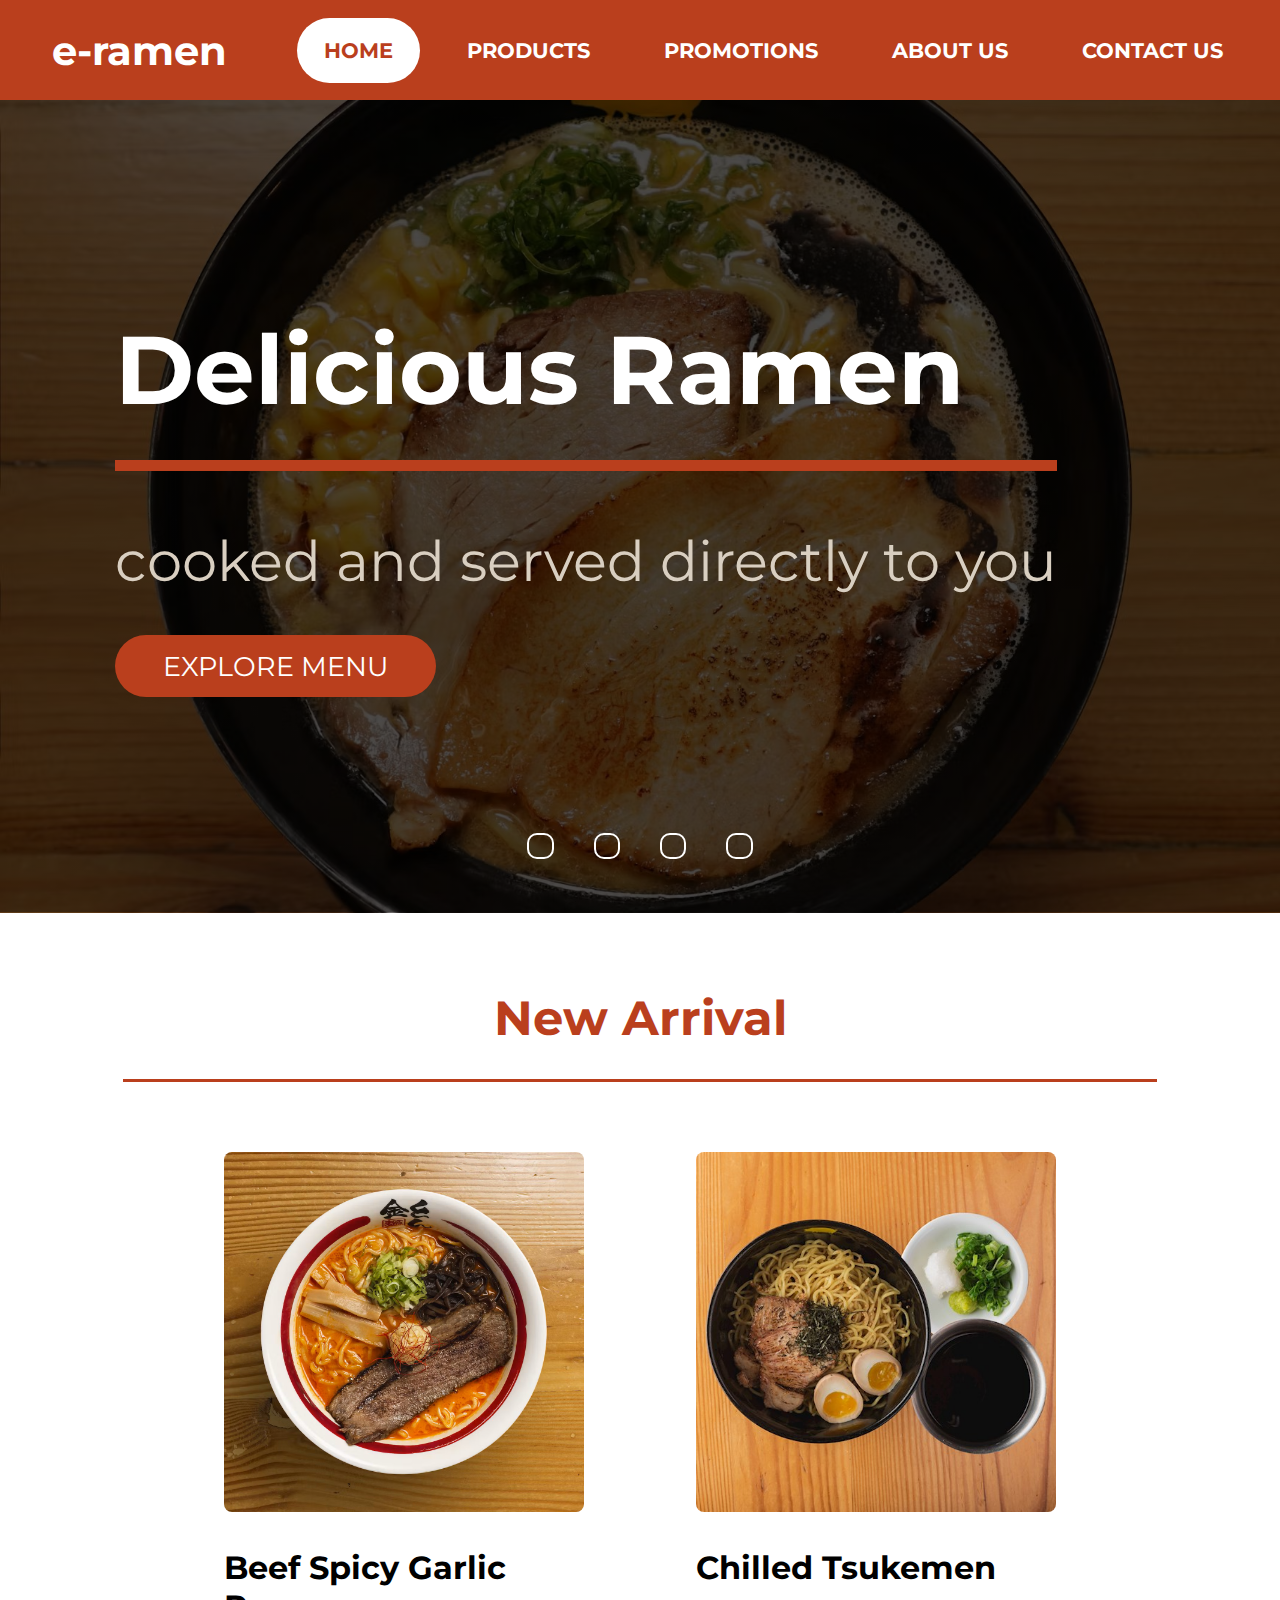
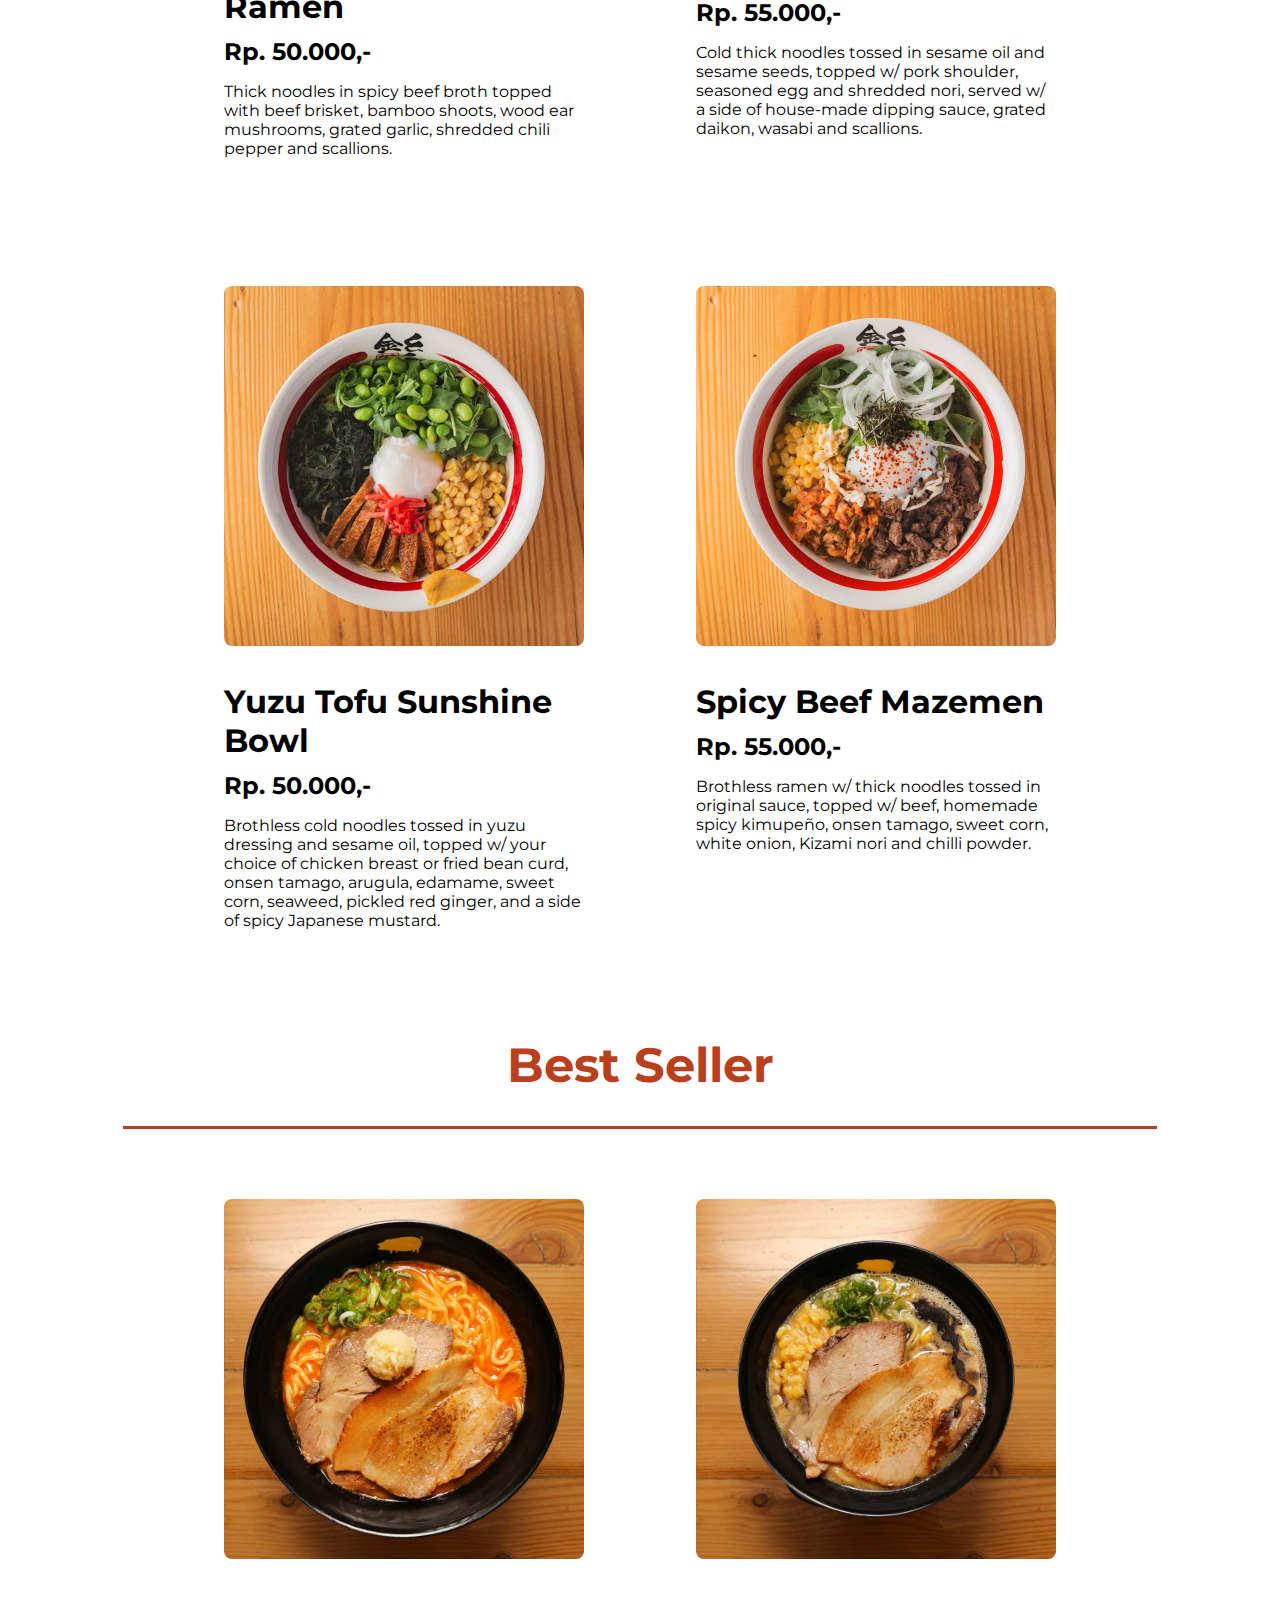
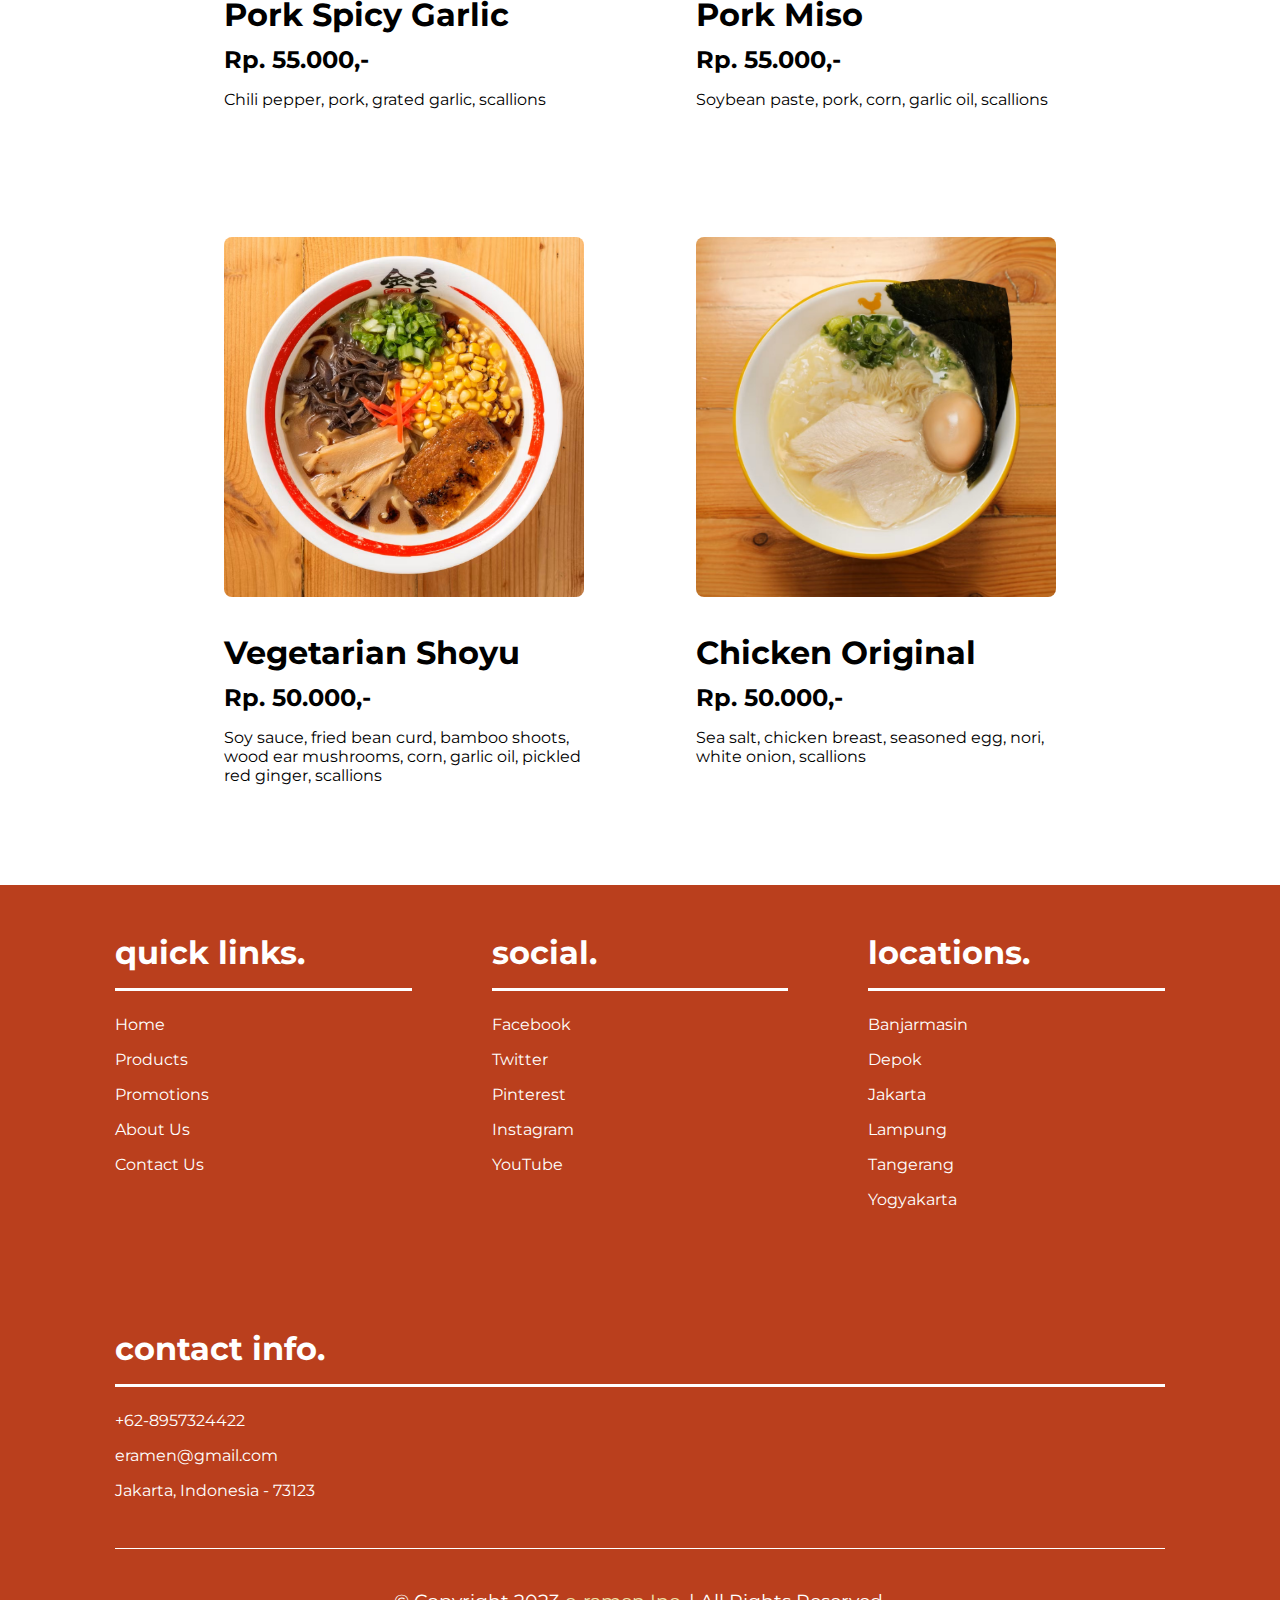
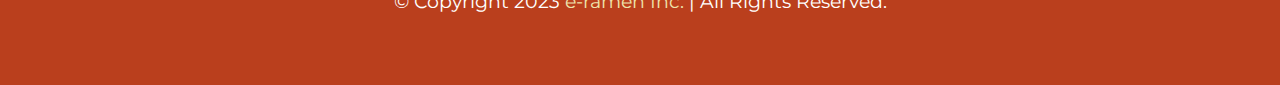
<file: index.html>
<!DOCTYPE html>
<html lang="en">
<head>
    <meta charset="UTF-8">
    <meta http-equiv="X-UA-Compatible" content="IE=edge">
    <meta name="viewport" content="width=device-width, initial-scale=1.0">
    <title>Document</title>
    <link rel="stylesheet" href="index.css">
    <script defer src="index.js"></script>
    <script defer src="navbar.js"></script>
    <link rel="preconnect" href="https://fonts.googleapis.com">
<link rel="preconnect" href="https://fonts.gstatic.com" crossorigin>
<link href="https://fonts.googleapis.com/css2?family=Montserrat&family=Rampart+One&display=swap" rel="stylesheet">
</head>
<body>
    <div class="carousel">
        <div class="gallery">
            <!-- functional buttons -->
            <input type="radio" name="radio-btn" id="radio1">
            <input type="radio" name="radio-btn" id="radio2">
            <input type="radio" name="radio-btn" id="radio3">
            <input type="radio" name="radio-btn" id="radio4">

            <!-- Carousel Content -->
            <div class="slide first">
                <!-- home banner -->
                <section class="banner" id="banner1">
                    <div class="content">
                        <h3>Delicious Ramen</h3>
                        <span>cooked and served directly to you</span> <br>
                        <a href="products.html" class="button">EXPLORE MENU</a>
                    </div>
                </section>
            </div>

            <div class="slide">
                <section class="banner2" id="banner">
                    <div class="content">
                        <h3>Seasonal Menu</h3>
                        <span>chilled tsukemen for the summer</span>
                        <br>
                        <a href="products.html" class="button">SEE MORE</a>
                    </div>
                </section>
            </div>
            
            <div class="slide">
                <section class="banner3" id="banner">
                    <div class="content">
                        <h3>Limited Discount</h3> 
                        <span>special discount on weekdays with GoPay</span>
                        <br>
                        <a href="promotions.html" class="button">SEE MORE</a>
                    </div>
                </section>
            </div>

            <div class="slide">
                <section class="banner4" id="banner">
                    <div class="content">
                        <h3>Limited Cashback</h3> 
                        <span>cashback up to Rp. 20.000,- with dana</span>
                        <br>
                        <a href="promotions.html" class="button">SEE MORE</a>
                    </div>
                </section>
            </div>
            
            <div class="auto-nav">
                <div class="auto-nav1"></div>
                <div class="auto-nav2"></div>
                <div class="auto-nav3"></div>
                <div class="auto-nav4"></div>
            </div>
        </div>

        <div class="manual-nav">
            <label for="radio1" class="manual-btn"></label>
            <label for="radio2" class="manual-btn"></label>
            <label for="radio3" class="manual-btn"></label>
            <label for="radio4" class="manual-btn"></label>
        </div>
    </div>

<!-- home banner ends -->

<!-- new arrival menu -->
<section class="menu">
    <h1 class="heading">New <span>Arrival</span></h1>
    <div class="container">
         <div class="box">
            <div class="image">
                 <img src="Assets/beef-spicy.jpg">
            </div> 
            <div class="content">
             <h3>Beef Spicy Garlic Ramen</h3>
             <div class="price">Rp. 50.000,-</div>
             <p>Thick noodles in spicy beef broth topped with beef brisket, bamboo shoots, wood ear mushrooms, grated garlic, shredded chili pepper and scallions.</p>
            </div>
         </div>

        <div class="box">
            <div class="image">
                 <img src="Assets/chilled-tsukemen.jpg">
            </div> 
            <div class="content">
             <h3>Chilled Tsukemen</h3>
             <div class="price">Rp. 55.000,-</div>
             <p>Cold thick noodles tossed in sesame oil and sesame seeds, topped w/ pork shoulder, seasoned egg and shredded nori, served w/ a side of house-made dipping sauce, grated daikon, wasabi and scallions.</p>
            </div>
         </div>

         <div class="box">
            <div class="image">
                 <img src="Assets/yuzu-tofu.jpg">
            </div> 
            <div class="content">
             <h3>Yuzu Tofu Sunshine Bowl</h3>
             <div class="price">Rp. 50.000,-</div>
             <p>Brothless cold noodles tossed in yuzu dressing and sesame oil, topped w/ your choice of chicken breast or fried bean curd, onsen tamago, arugula, edamame, sweet corn, seaweed, pickled red ginger, and a side of spicy Japanese mustard.</p>
            </div>
         </div>

         <div class="box">
            <div class="image">
                 <img src="Assets/beef-mazemen.jpg">
            </div> 
            <div class="content">
             <h3>Spicy Beef Mazemen</h3>
             <div class="price">Rp. 55.000,-</div>
             <p>Brothless ramen w/ thick noodles tossed in original sauce, topped w/ beef, homemade spicy kimupeño, onsen tamago, sweet corn, white onion, Kizami nori and chilli powder.</p>
            </div>
         </div>
    </div>
</section>
<!-- new arrival menu ends -->

<!-- home recommended menu -->
<section class="menu">
    <div class="bg"></div>
    <h1 class="heading">Best <span> Seller</span></h1>
    <div class="container">
        <div class="box">
            <div class="image">
                 <img src="Assets/pork-spicy.jpg">
            </div> 
 
            <div class="content">
             <h3>Pork Spicy Garlic</h3>
             <div class="price">Rp. 55.000,-</div>
             <p>Chili pepper, pork, grated garlic, scallions</p>
            </div>
         </div>
        
         <div class="box">
            <div class="image">
                 <img src="Assets/pork-miso.jpg">
            </div> 

            <div class="content">
             <h3>Pork Miso</h3>
             <div class="price">Rp. 55.000,-</div>
             <p>Soybean paste, pork, corn, garlic oil, scallions</p>
            </div>
         </div>

        <div class="box">
            <div class="image">
                 <img src="Assets/veg-shoyu.jpg">
            </div> 

            <div class="content">
             <h3>Vegetarian Shoyu</h3>
             <div class="price">Rp. 50.000,-</div>
             <p>Soy sauce, fried bean curd, bamboo shoots, wood ear mushrooms, corn, garlic oil, pickled red ginger, scallions</p>
            </div>
         </div>

         <div class="box">
            <div class="image">
                 <img src="Assets/chicken-original.jpg">
            </div> 

            <div class="content">
             <h3>Chicken Original</h3>
             <div class="price">Rp. 50.000,-</div>
             <p>Sea salt, chicken breast, seasoned egg, nori, white onion, scallions</p>
            </div>
         </div>
    </div>
</section>
<!-- home recommended menu ends -->

<!-- footer starts -->
<section class="footer">
    <div class="box-container">
        <div class="box">
            <h3>quick links.</h3>
            <a href="index.html">Home</a>
            <a href="products.html">Products</a>
            <a href="promotions.html">Promotions</a>
            <a href="about.html">About Us</a>
            <a href="contact.html">Contact Us</a>
        </div>

        <div class="box">
            <h3>social.</h3>
            <a href="https://www.facebook.com/facebook/">Facebook</a>
            <a href="https://twitter.com/explore">Twitter</a>
            <a href="https://www.pinterest.com/ideas/">Pinterest</a>
            <a href="https://www.instagram.com/">Instagram</a>
            <a href="https://www.youtube.com/">YouTube</a>
        </div>

        <div class="box">
            <h3>locations.</h3>
            <a href="">Banjarmasin</a>
            <a href="">Depok</a>
            <a href="">Jakarta</a>
            <a href="">Lampung</a>
            <a href="">Tangerang</a>
            <a href="">Yogyakarta</a>
        </div>

        <div class="box">
            <h3>contact info.</h3>
            <a href="">+62-8957324422</a>
            <a href="">eramen@gmail.com</a>
            <a href="">Jakarta, Indonesia - 73123</a>
        </div>
    </div>

    <div class="copyright">&copy; Copyright 2023 <span>e-ramen Inc.</span> | All Rights Reserved.</div>
</section>
<!-- footer ends -->

<!-- navbar starts -->
<header>
    <div class="logo">e-ramen</div>
    <div class="ham-menu">
        <div class="line"></div>
        <div class="line"></div>
        <div class="line"></div>
    </div>

    <nav class="navbar">
        <ul>
            <li><a class="active" href="index.html">HOME</a></li>
            <li><a href="products.html">PRODUCTS</a></li>
            <li><a href="promotions.html">PROMOTIONS</a></li>
            <li><a href="about.html">ABOUT US</a></li>
            <li><a href="contact.html">CONTACT US</a></li>
        </ul>
    </nav>
</header>   
<!-- navbar ends -->
</body>
</html>
</file>
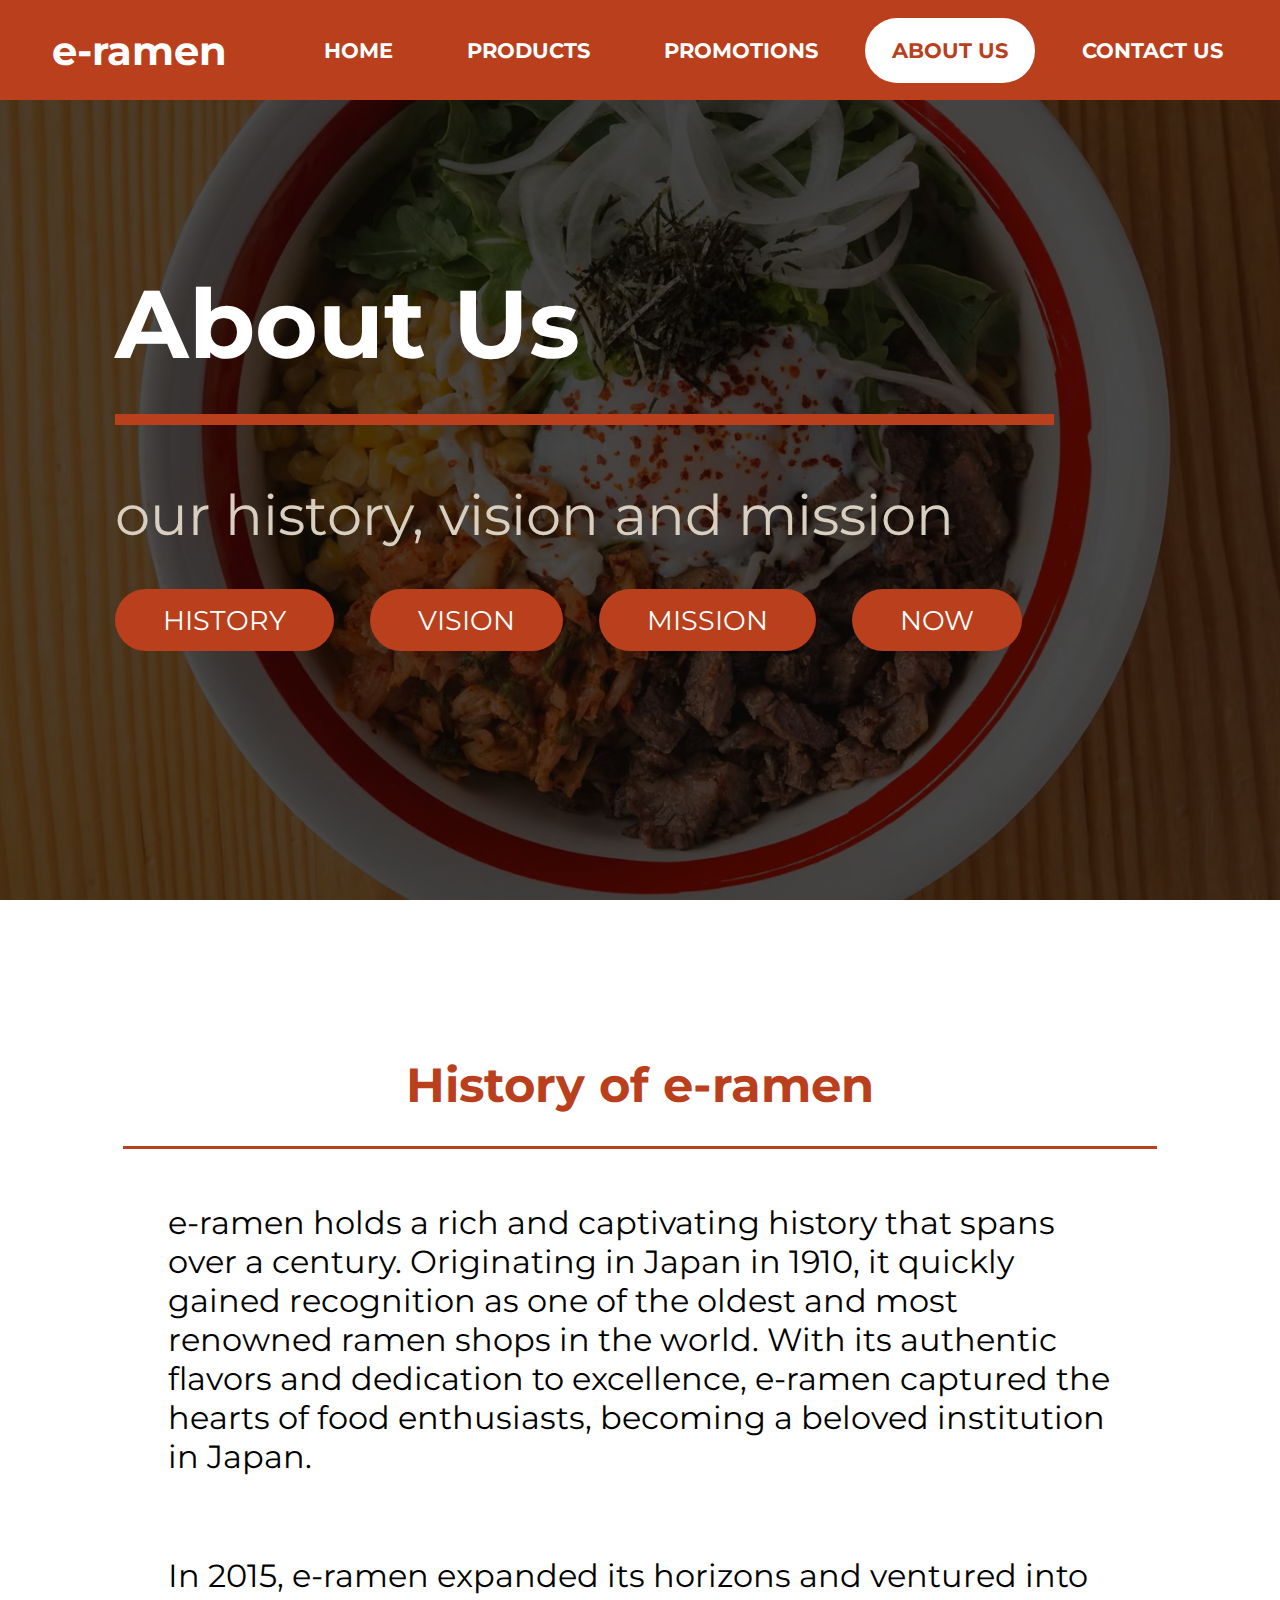
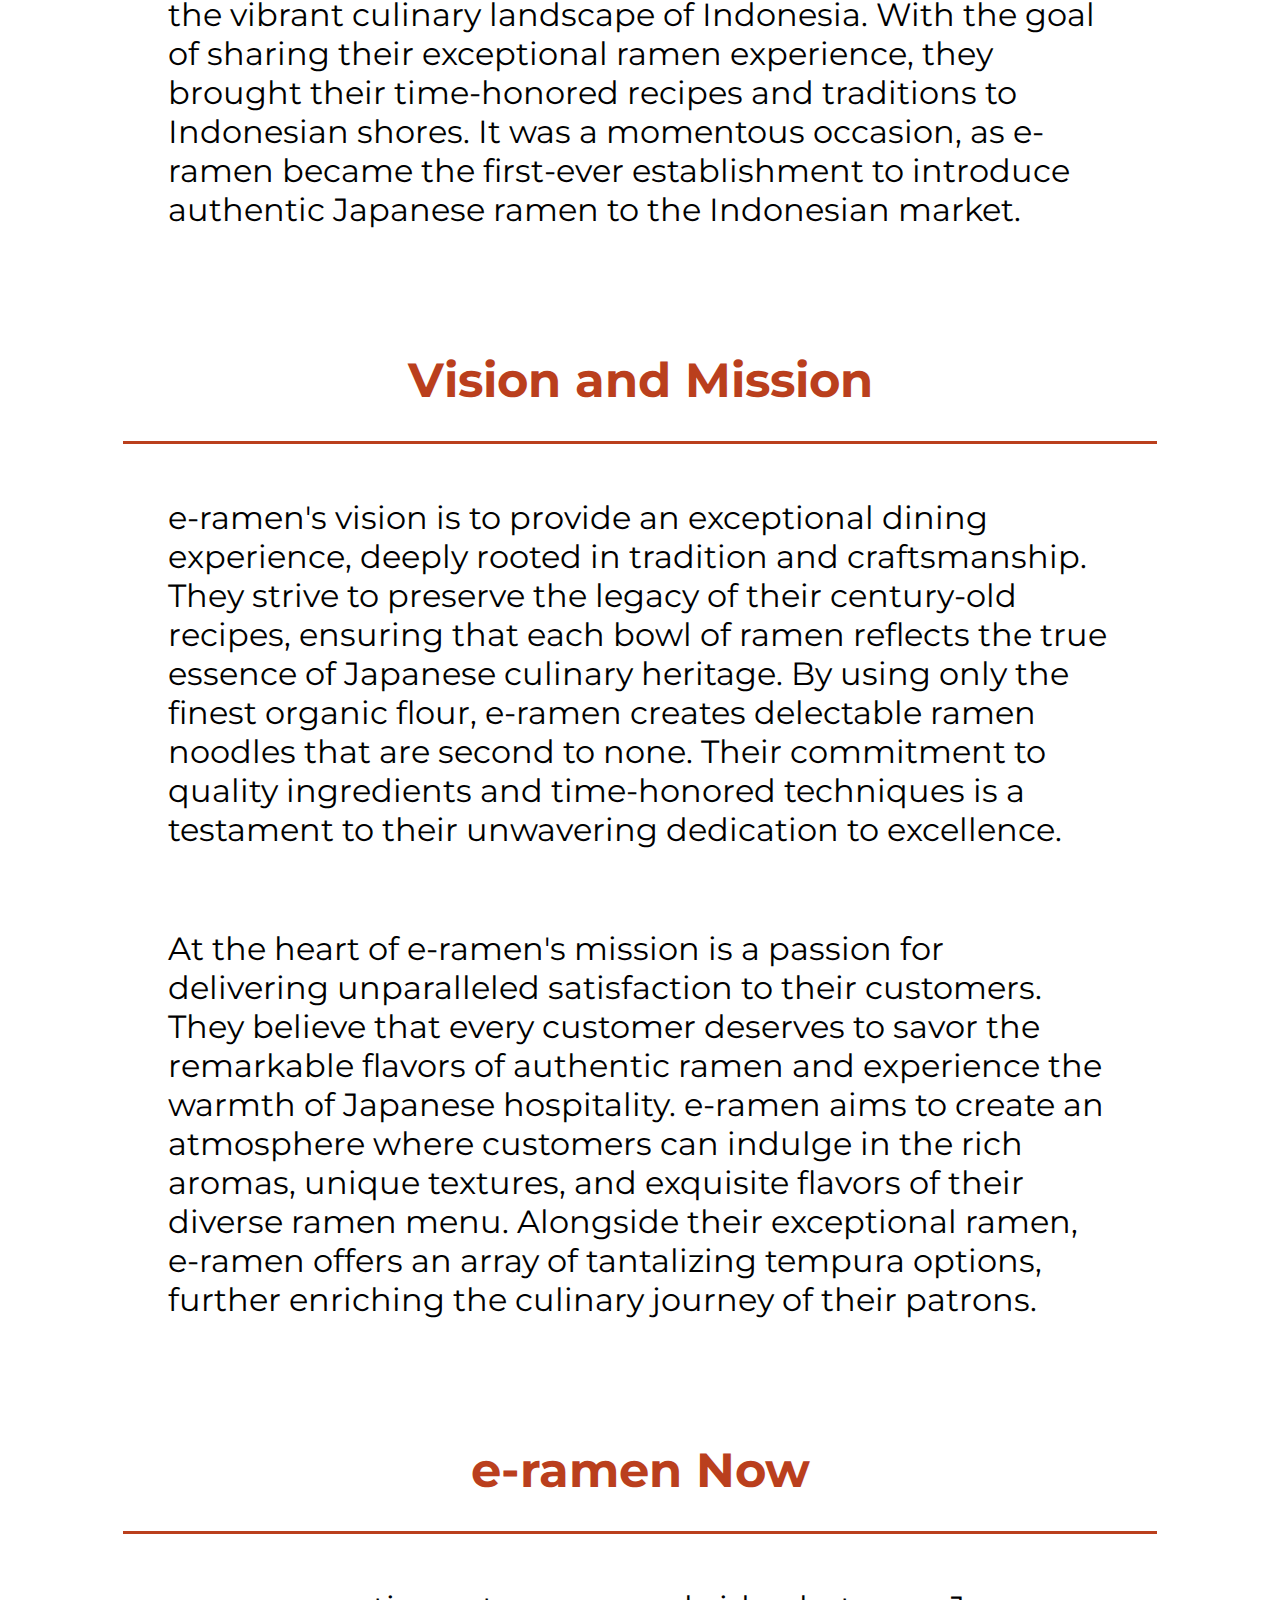
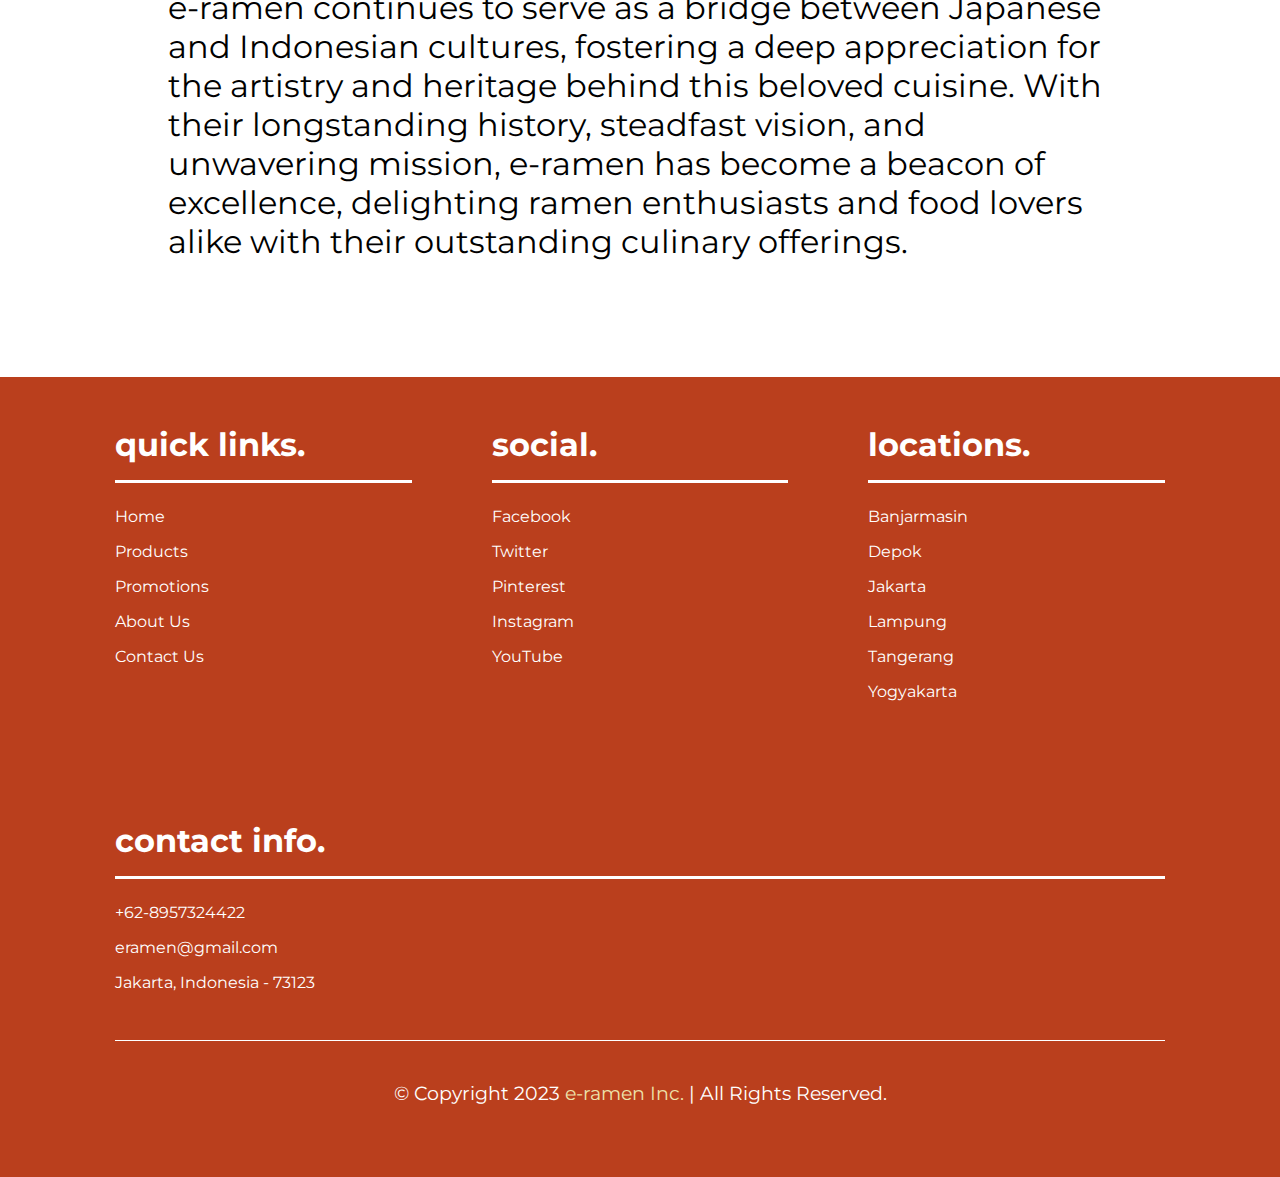
<file: about.html>
<!DOCTYPE html>
<html lang="en">
<head>
    <meta charset="UTF-8">
    <meta http-equiv="X-UA-Compatible" content="IE=edge">
    <meta name="viewport" content="width=device-width, initial-scale=1.0">
    <title>Document</title>
    <link rel="stylesheet" href="about.css">
    <script defer src="index.js"></script>
    <script defer src="navbar.js"></script>
    <link rel="preconnect" href="https://fonts.googleapis.com">
<link rel="preconnect" href="https://fonts.gstatic.com" crossorigin>
<link href="https://fonts.googleapis.com/css2?family=Montserrat&family=Rampart+One&display=swap" rel="stylesheet">
</head>
<body>
<!-- home banner -->
<section class="banner" id="banner">
    <div class="content">
        <h3>About Us</h3>
        <span>our history, vision and mission</span>

        <br>

        <a class="button" href="#history">HISTORY</a>
        <a class="button" href="#vision">VISION</a>
        <a class="button" href="#vision">MISSION</a>
        <a class="button" href="#now">NOW</a>
    </div>
</section>
<!-- home banner ends -->

<!-- gopay promo -->
<section class="menu" id="history">
    <h1 class="heading">History <span>of e-ramen</span></h1>
    <div class="container">
        <p>e-ramen holds a rich and captivating history that spans over a century. Originating in Japan in 1910, it quickly gained recognition as one of the oldest and most renowned ramen shops in the world. With its authentic flavors and dedication to excellence, e-ramen captured the hearts of food enthusiasts, becoming a beloved institution in Japan.</p>
        <p>In 2015, e-ramen expanded its horizons and ventured into the vibrant culinary landscape of Indonesia. With the goal of sharing their exceptional ramen experience, they brought their time-honored recipes and traditions to Indonesian shores. It was a momentous occasion, as e-ramen became the first-ever establishment to introduce authentic Japanese ramen to the Indonesian market.</p>
    </div>
</section>
<!-- new arrival menu ends -->


<section class="menu" id="vision">
    <h1 class="heading">Vision and <span>Mission</span></h1>
    <div class="container">
        <p>e-ramen's vision is to provide an exceptional dining experience, deeply rooted in tradition and craftsmanship. They strive to preserve the legacy of their century-old recipes, ensuring that each bowl of ramen reflects the true essence of Japanese culinary heritage. By using only the finest organic flour, e-ramen creates delectable ramen noodles that are second to none. Their commitment to quality ingredients and time-honored techniques is a testament to their unwavering dedication to excellence.</p>
        <p>At the heart of e-ramen's mission is a passion for delivering unparalleled satisfaction to their customers. They believe that every customer deserves to savor the remarkable flavors of authentic ramen and experience the warmth of Japanese hospitality. e-ramen aims to create an atmosphere where customers can indulge in the rich aromas, unique textures, and exquisite flavors of their diverse ramen menu. Alongside their exceptional ramen, e-ramen offers an array of tantalizing tempura options, further enriching the culinary journey of their patrons.</p>
    </div>
</section>

<section class="menu" id="now">
    <h1 class="heading">e-ramen Now</h1>
    <div class="container">
        <p>e-ramen continues to serve as a bridge between Japanese and Indonesian cultures, fostering a deep appreciation for the artistry and heritage behind this beloved cuisine. With their longstanding history, steadfast vision, and unwavering mission, e-ramen has become a beacon of excellence, delighting ramen enthusiasts and food lovers alike with their outstanding culinary offerings.</p>
    </div>
</section>

<!-- footer starts -->
<section class="footer">
    <div class="box-container">
        <div class="box">
            <h3>quick links.</h3>
            <a href="index.html">Home</a>
            <a href="products.html">Products</a>
            <a href="promotions.html">Promotions</a>
            <a href="about.html">About Us</a>
            <a href="contact.html">Contact Us</a>
        </div>

        <div class="box">
            <h3>social.</h3>
            <a href="https://www.facebook.com/facebook/">Facebook</a>
            <a href="https://twitter.com/explore">Twitter</a>
            <a href="https://www.pinterest.com/ideas/">Pinterest</a>
            <a href="https://www.instagram.com/">Instagram</a>
            <a href="https://www.youtube.com/">YouTube</a>
        </div>

        <div class="box">
            <h3>locations.</h3>
            <a href="">Banjarmasin</a>
            <a href="">Depok</a>
            <a href="">Jakarta</a>
            <a href="">Lampung</a>
            <a href="">Tangerang</a>
            <a href="">Yogyakarta</a>
        </div>

        <div class="box">
            <h3>contact info.</h3>
            <a href="">+62-8957324422</a>
            <a href="">eramen@gmail.com</a>
            <a href="">Jakarta, Indonesia - 73123</a>
        </div>
    </div>

    <div class="copyright">&copy; Copyright 2023 <span>e-ramen Inc.</span> | All Rights Reserved.</div>
</section>
<!-- footer ends -->

<!-- navbar starts -->
<header>
    <div class="logo">e-ramen</div>
    <div class="ham-menu">
        <div class="line"></div>
        <div class="line"></div>
        <div class="line"></div>
    </div>

    <nav class="navbar">
        <ul>
            <li><a href="index.html">HOME</a></li>
            <li><a href="products.html">PRODUCTS</a></li>
            <li><a href="promotions.html">PROMOTIONS</a></li>
            <li><a class="active" href="about.html">ABOUT US</a></li>
            <li><a href="contact.html">CONTACT US</a></li>
        </ul>
    </nav>
</header>   
<!-- navbar ends -->
</body>
</html>
</file>
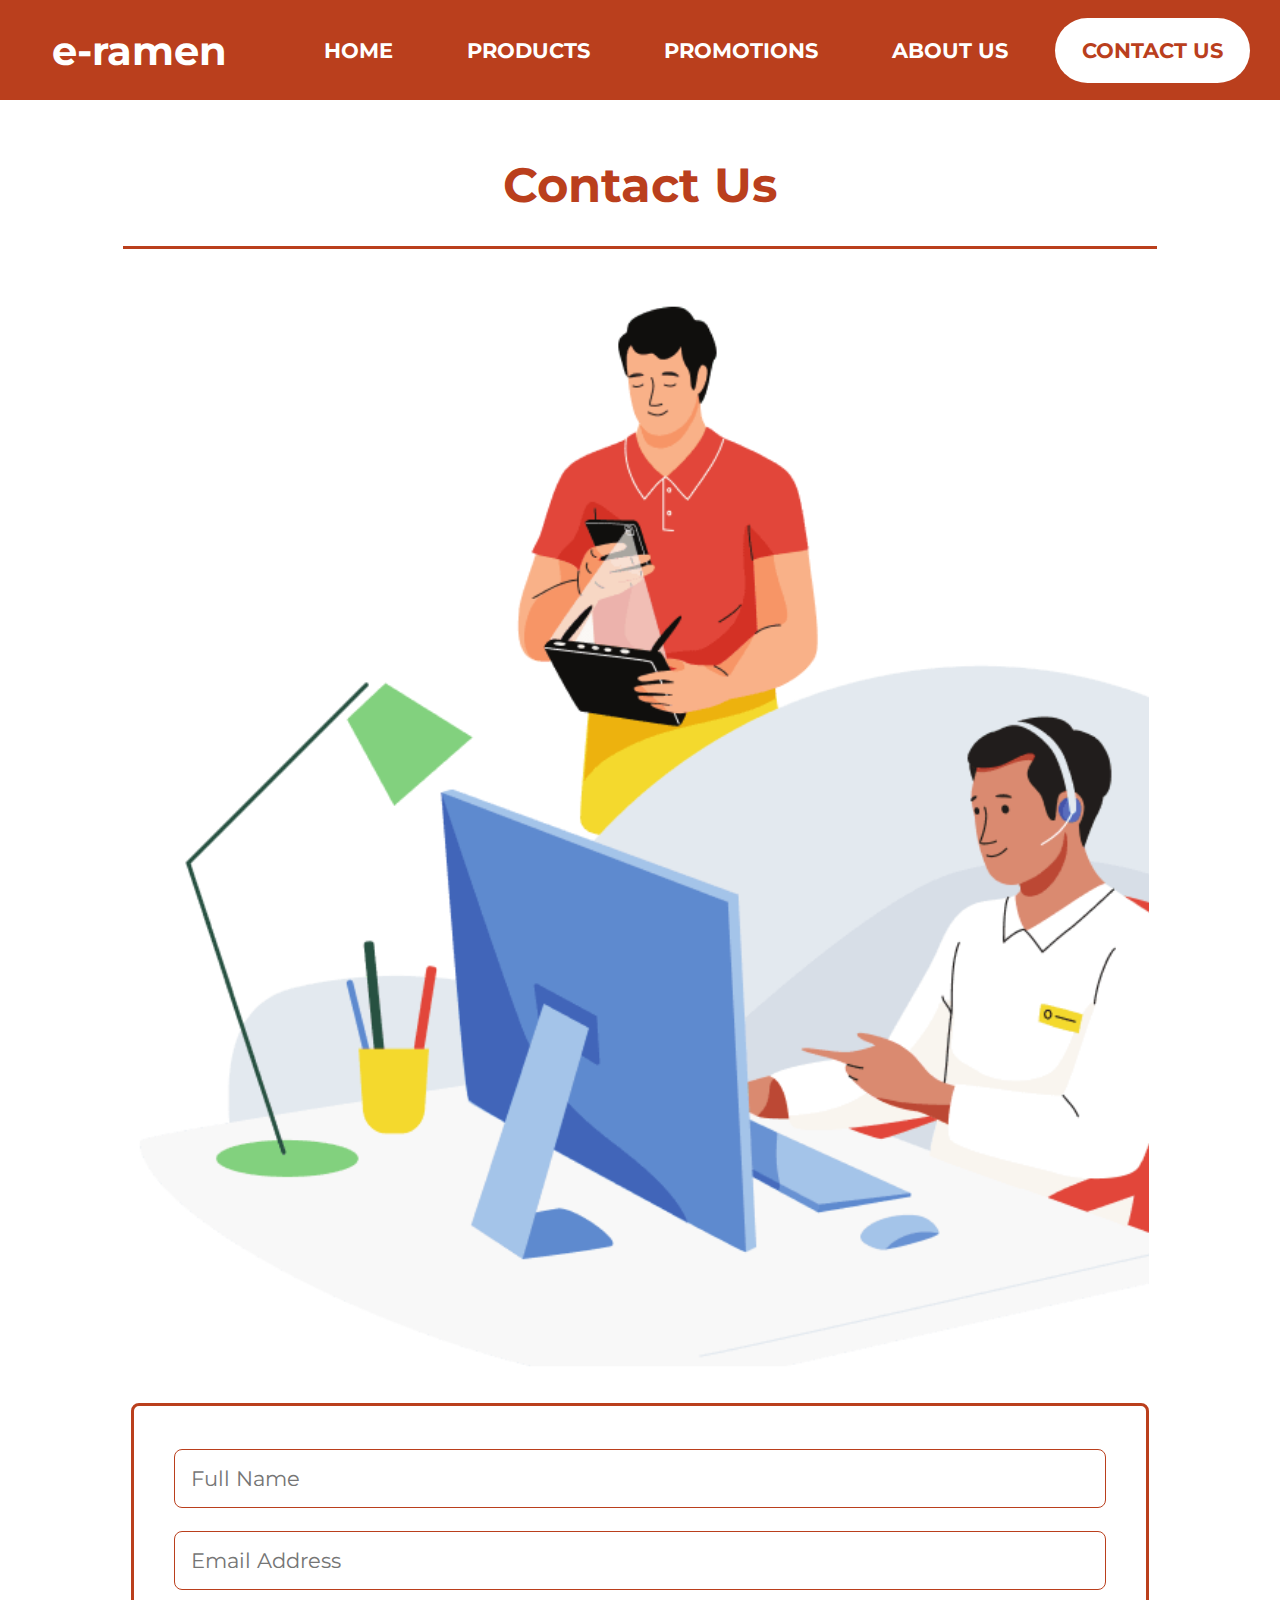
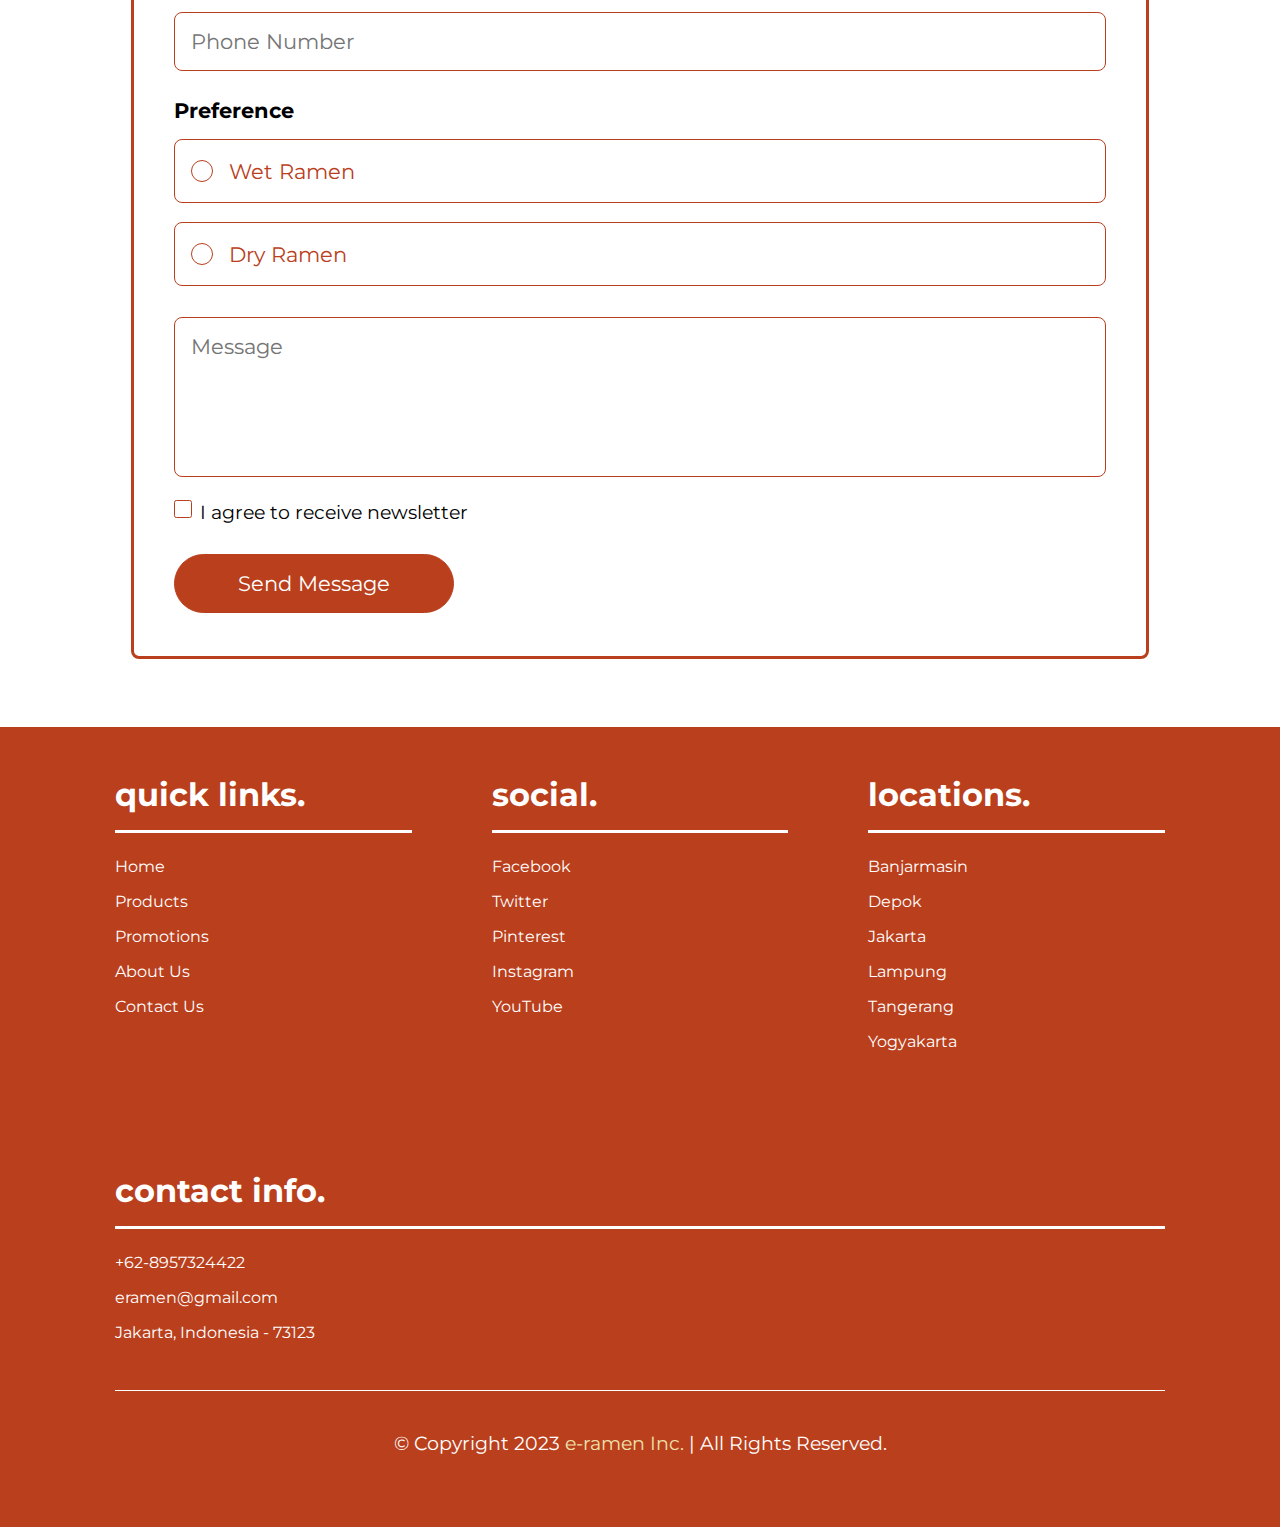
<file: contact.html>
<!DOCTYPE html>
<html lang="en">
<head>
    <meta charset="UTF-8">
    <meta http-equiv="X-UA-Compatible" content="IE=edge">
    <meta name="viewport" content="width=device-width, initial-scale=1.0">
    <title>Document</title>
    <link rel="stylesheet" href="contact.css">
    <script defer src="contact.js"></script>
    <script defer src="navbar.js"></script>
    <link rel="preconnect" href="https://fonts.googleapis.com">
<link rel="preconnect" href="https://fonts.gstatic.com" crossorigin>
<link href="https://fonts.googleapis.com/css2?family=Montserrat&family=Rampart+One&display=swap" rel="stylesheet">
</head>
<body>
<!-- contact us page -->
<section class="contact" id="contact">
    <h1 class="heading">Contact Us</h1>

    <div class="row">
        <form action="" method="post" id="form" class="form">
            <!-- <h3>Please fill the following</h3> -->
            <input type="text" id="fullname" class="box" placeholder="Full Name">

            <br>
  
            <input type="text" placeholder="Email Address" id="email" class="box">
    
            <br>
    
            <input type="number" placeholder="Phone Number" id="phonenum" class="box">
    
            <br>
            
            <h3>Preference</h3>
            <div class="preference">
                <input type="radio" name="preference" id="wet" class="rd-btn">
                <label for="wet">Wet Ramen</label>

                <br>

                <input type="radio" name="preference" id="dry" class="rd-btn">
                <label for="dry">Dry Ramen</label>
            </div>

            <br>
            
            <textarea placeholder="Message" id="message" class="box" cols="30" rows="10"></textarea>
            
            <br>

            <div class="checkbox">
                <input type="checkbox" name="agreement" class="checkbox" id="agreement">
                <label for="checkbox">I agree to receive newsletter</label>
            </div>
            
            <br>
    
            <button type="button" onclick="checkInputs()" class="submitbtn">Send Message</button>
        </form>

        <div class="image">
            <img src="Assets/contact-us2.png" alt="">
        </div>
    </div>
</section>

<!-- footer starts -->
<section class="footer">
    <div class="box-container">
        <div class="box">
            <h3>quick links.</h3>
            <a href="index.html">Home</a>
            <a href="products.html">Products</a>
            <a href="promotions.html">Promotions</a>
            <a href="about.html">About Us</a>
            <a href="contact.html">Contact Us</a>
        </div>

        <div class="box">
            <h3>social.</h3>
            <a href="https://www.facebook.com/facebook/">Facebook</a>
            <a href="https://twitter.com/explore">Twitter</a>
            <a href="https://www.pinterest.com/ideas/">Pinterest</a>
            <a href="https://www.instagram.com/">Instagram</a>
            <a href="https://www.youtube.com/">YouTube</a>
        </div>

        <div class="box">
            <h3>locations.</h3>
            <a href="">Banjarmasin</a>
            <a href="">Depok</a>
            <a href="">Jakarta</a>
            <a href="">Lampung</a>
            <a href="">Tangerang</a>
            <a href="">Yogyakarta</a>
        </div>

        <div class="box">
            <h3>contact info.</h3>
            <a href="">+62-8957324422</a>
            <a href="">eramen@gmail.com</a>
            <a href="">Jakarta, Indonesia - 73123</a>
        </div>
    </div>

    <div class="copyright">&copy; Copyright 2023 <span>e-ramen Inc.</span> | All Rights Reserved.</div>
</section>
<!-- footer ends -->

<!-- navbar starts -->
<header>
    <div class="logo">e-ramen</div>
    <div class="ham-menu">
        <div class="line"></div>
        <div class="line"></div>
        <div class="line"></div>
    </div>

    <nav class="navbar">
        <ul>
            <li><a href="index.html">HOME</a></li>
            <li><a href="products.html">PRODUCTS</a></li>
            <li><a href="promotions.html">PROMOTIONS</a></li>
            <li><a href="about.html">ABOUT US</a></li>
            <li><a class="active" href="contact.html">CONTACT US</a></li>
        </ul>
    </nav>
</header>   
<!-- navbar ends -->
</body>
</html>
</file>
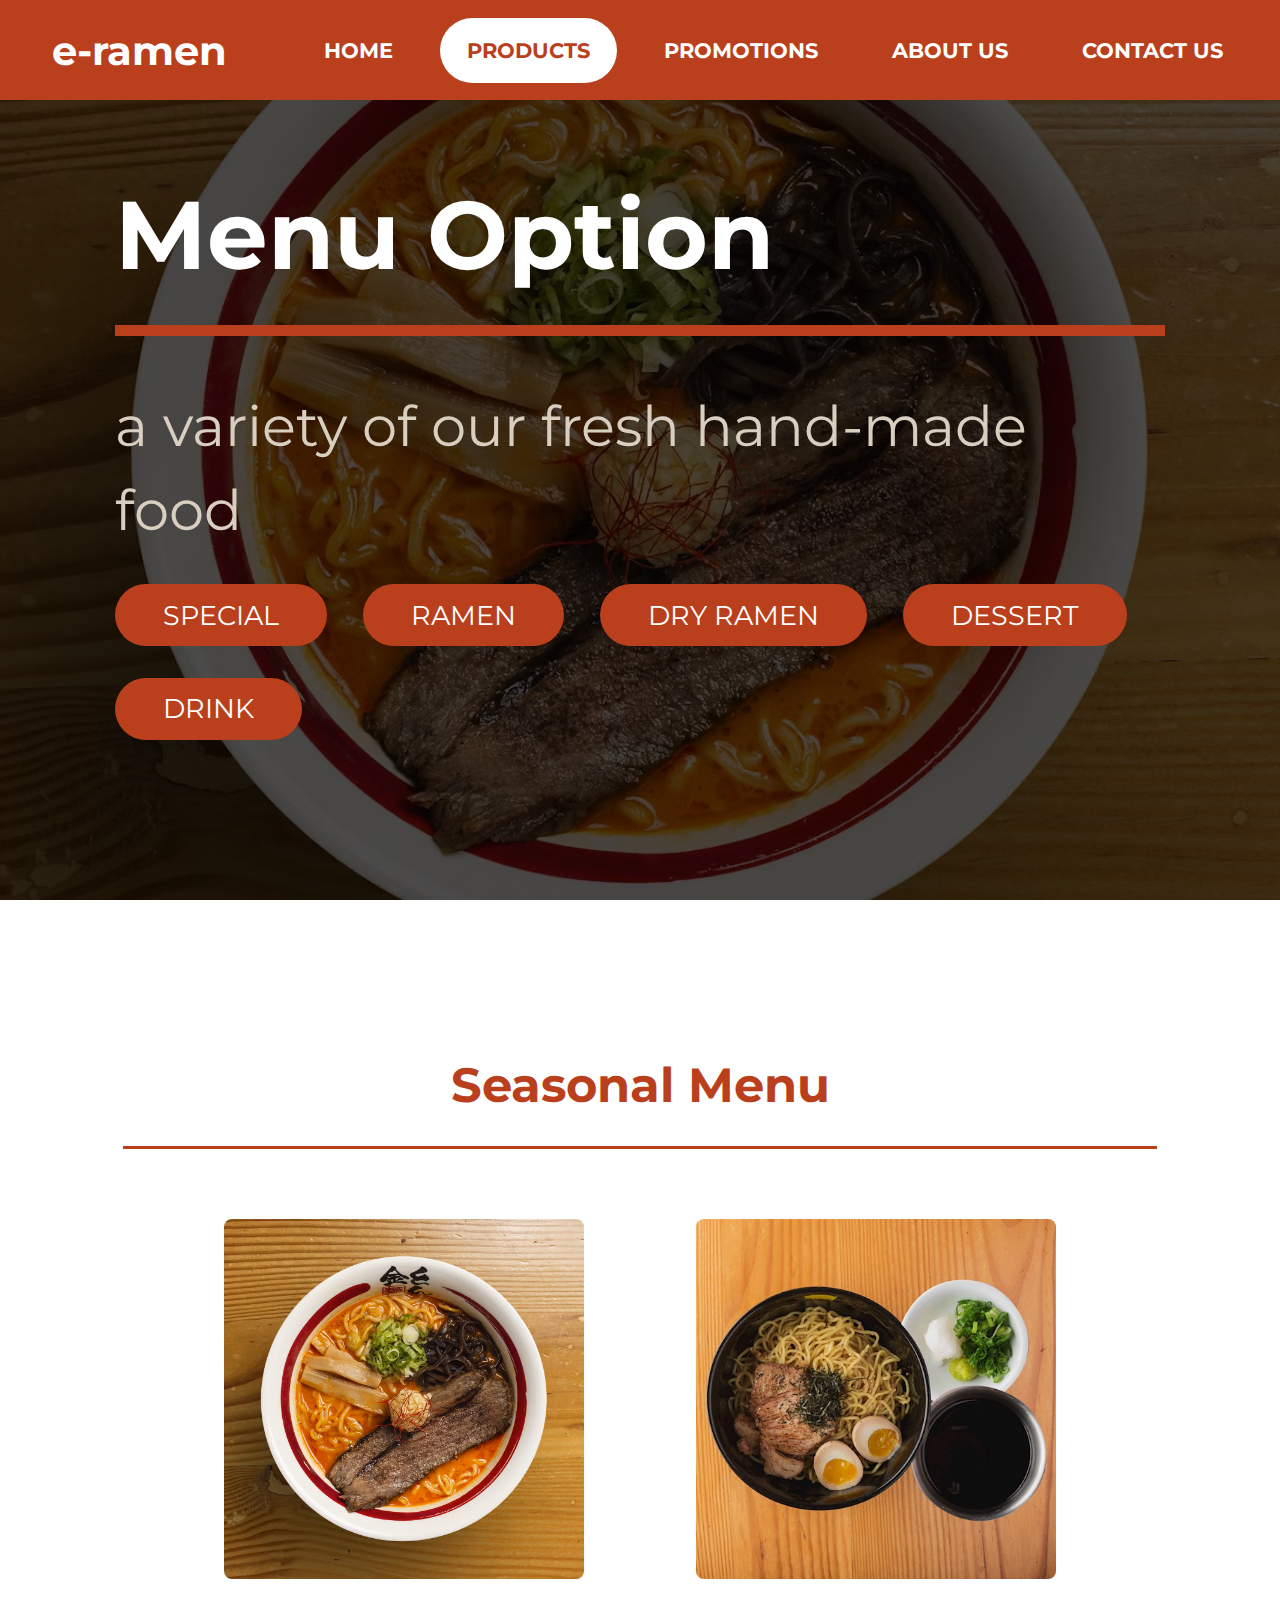
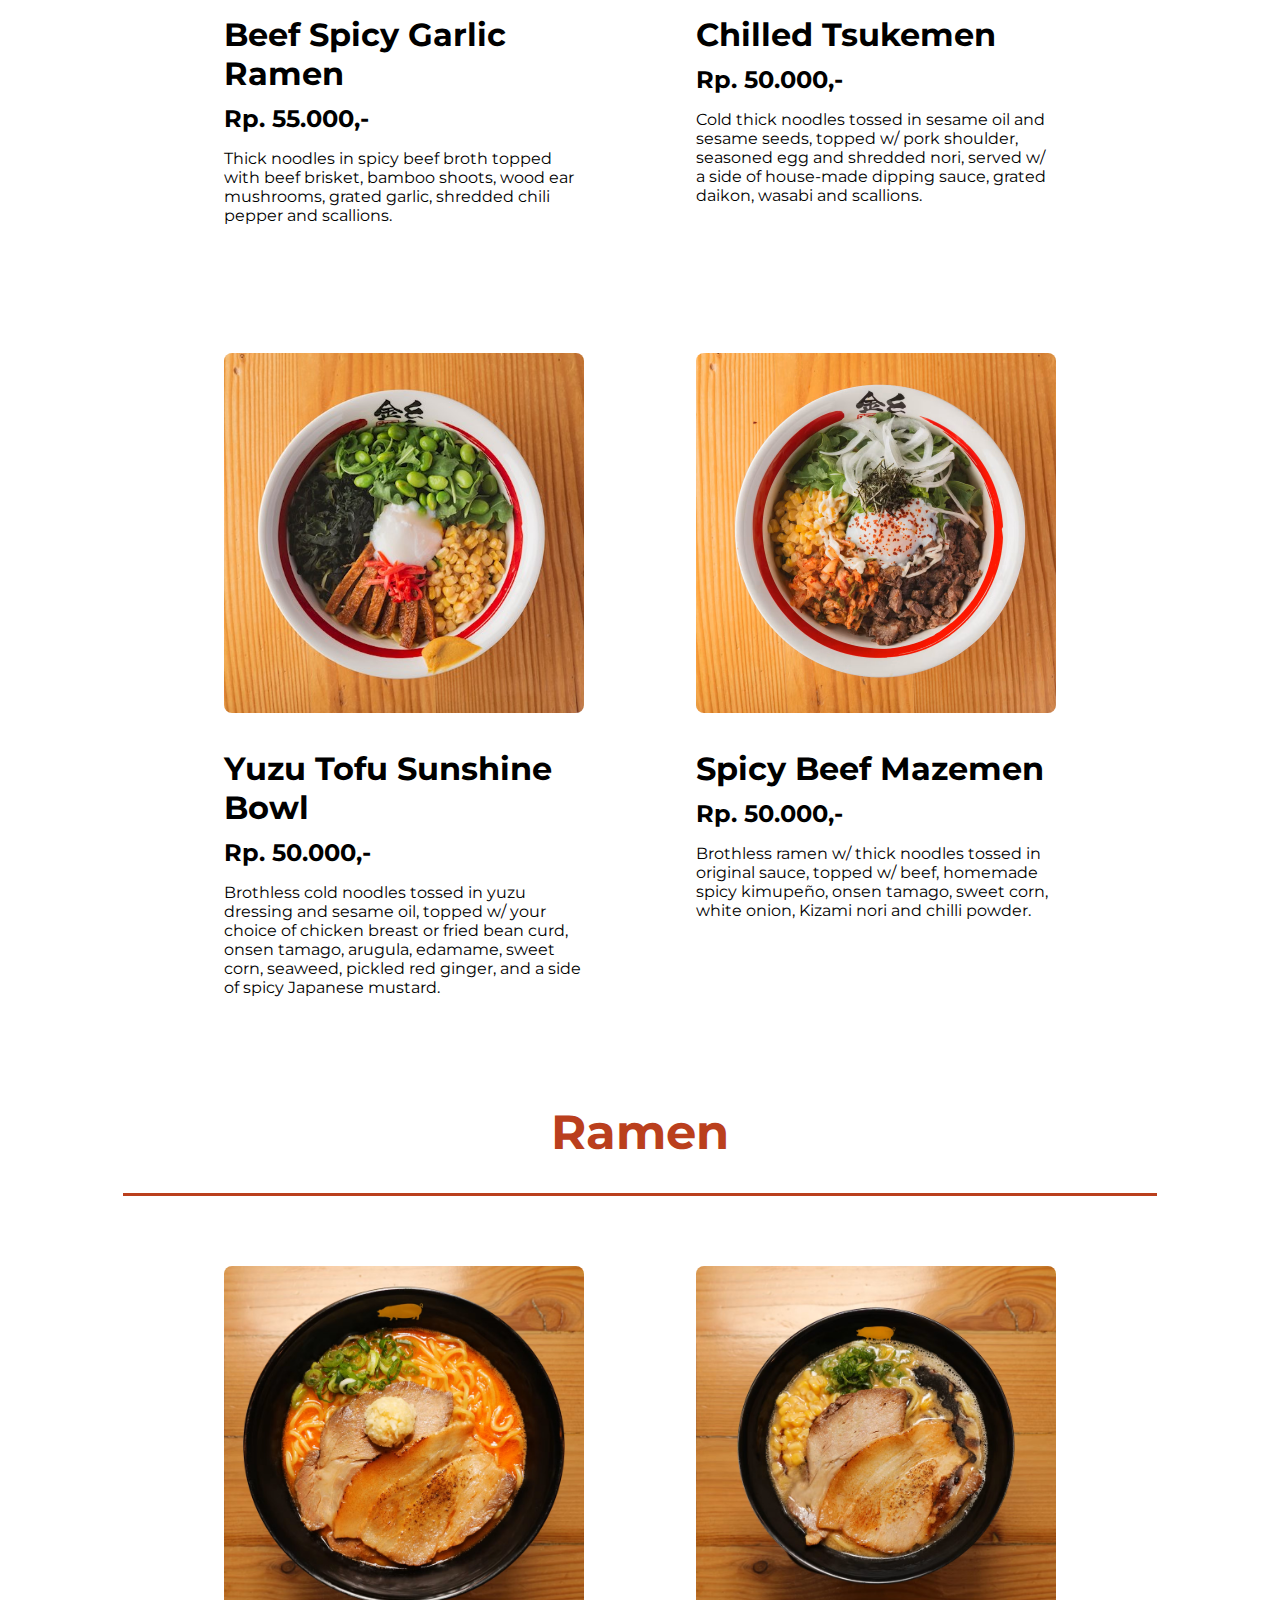
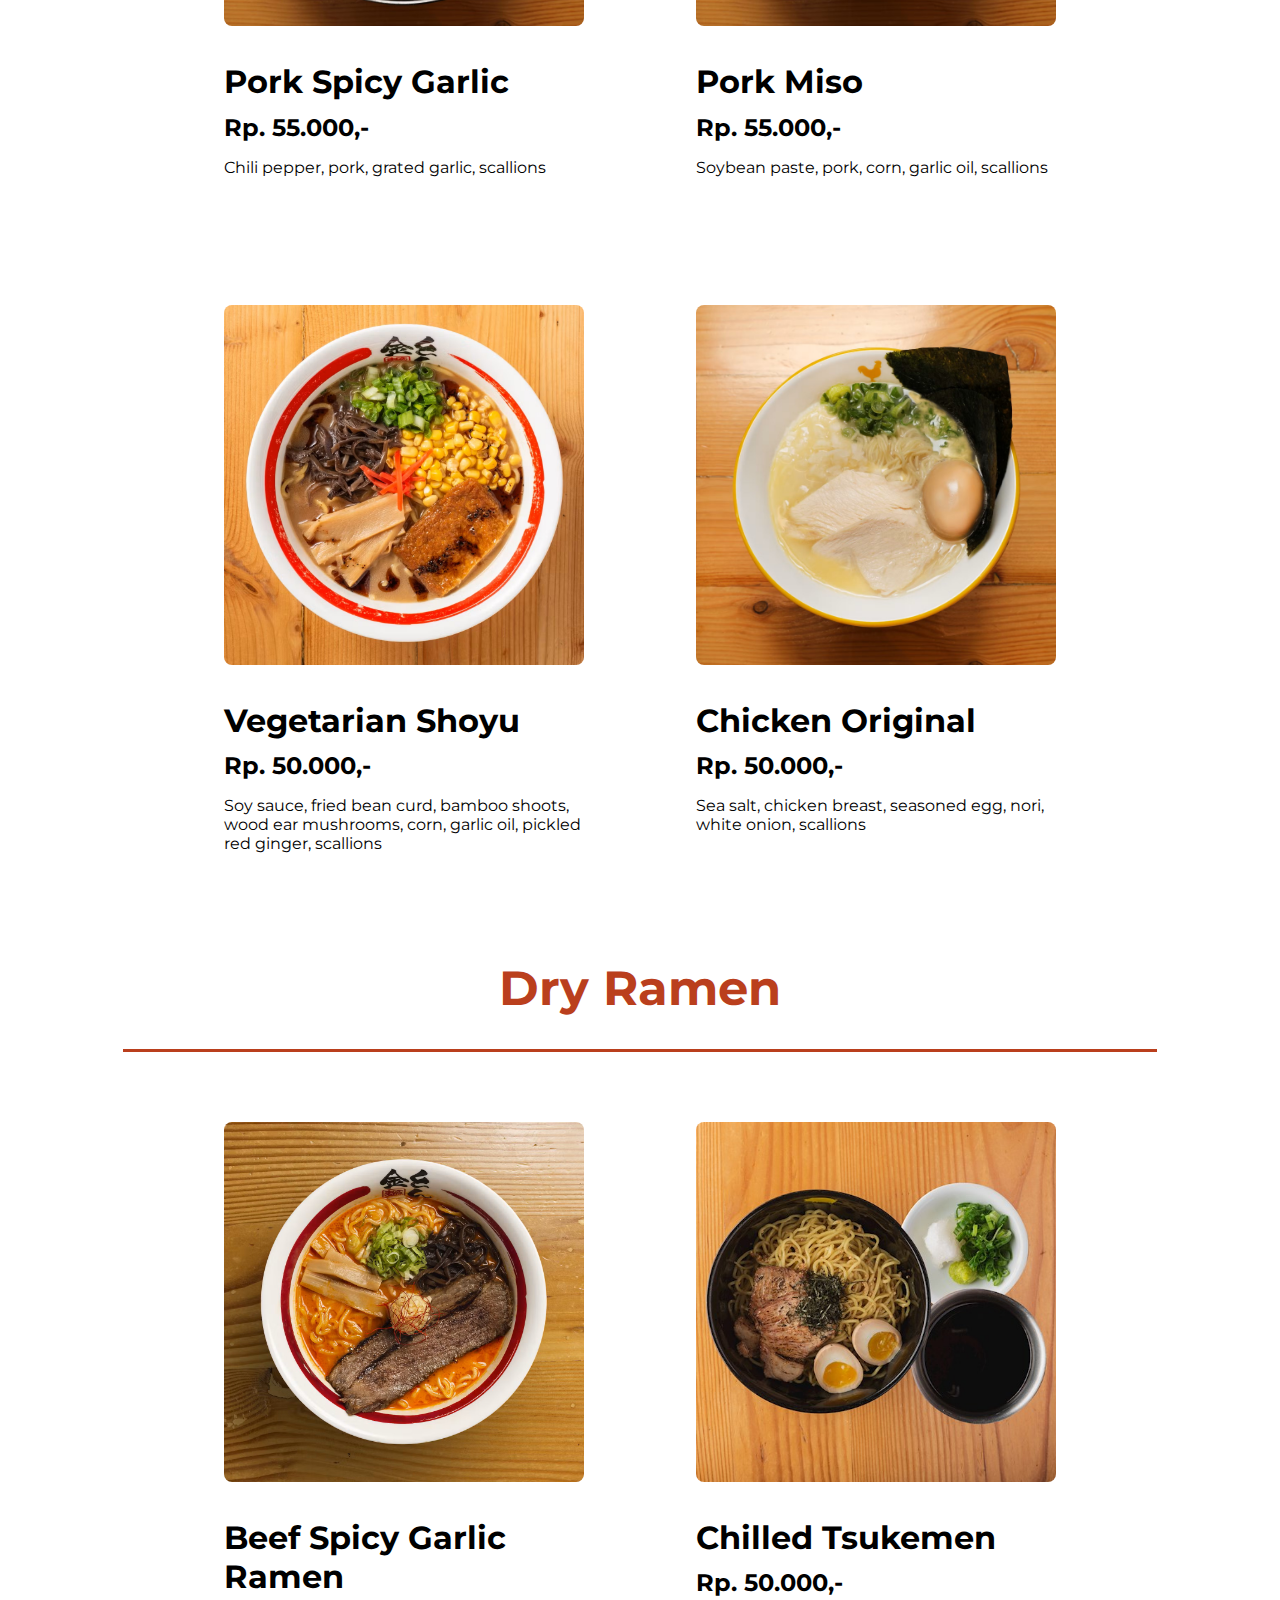
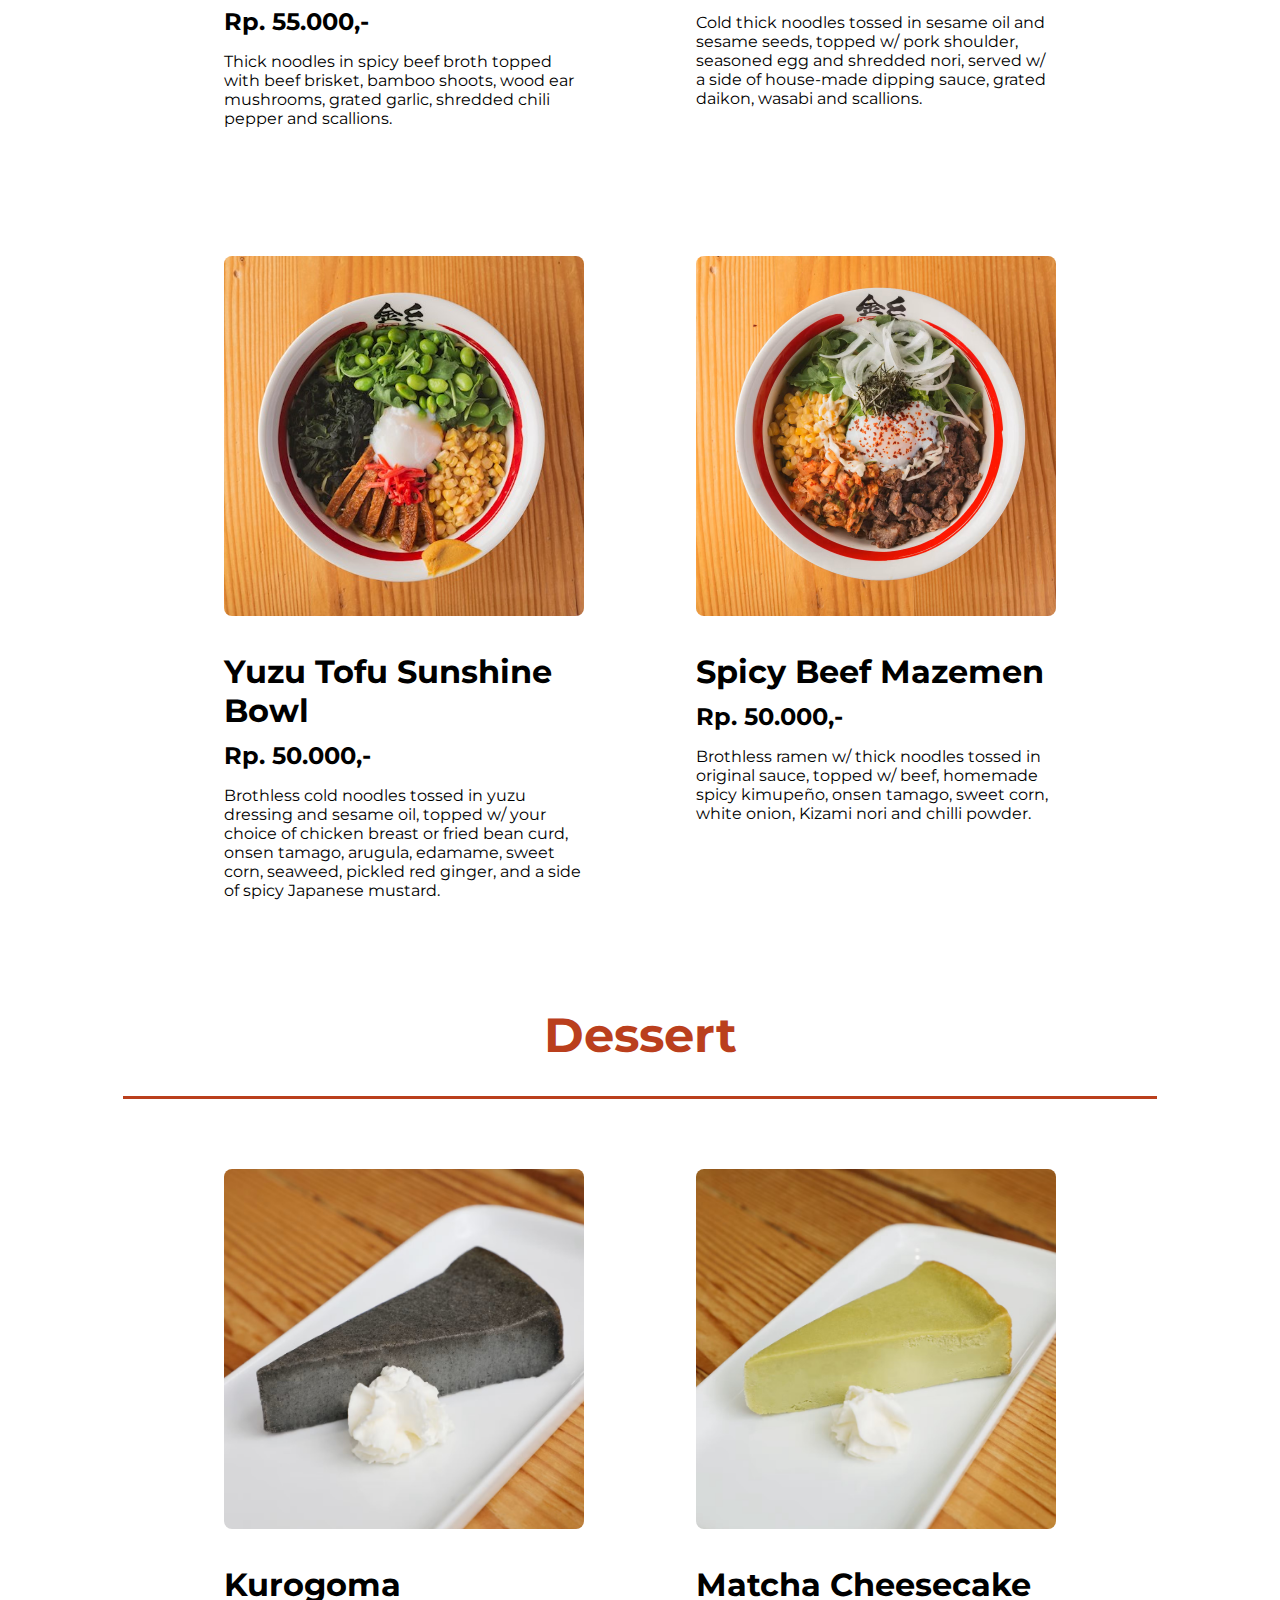
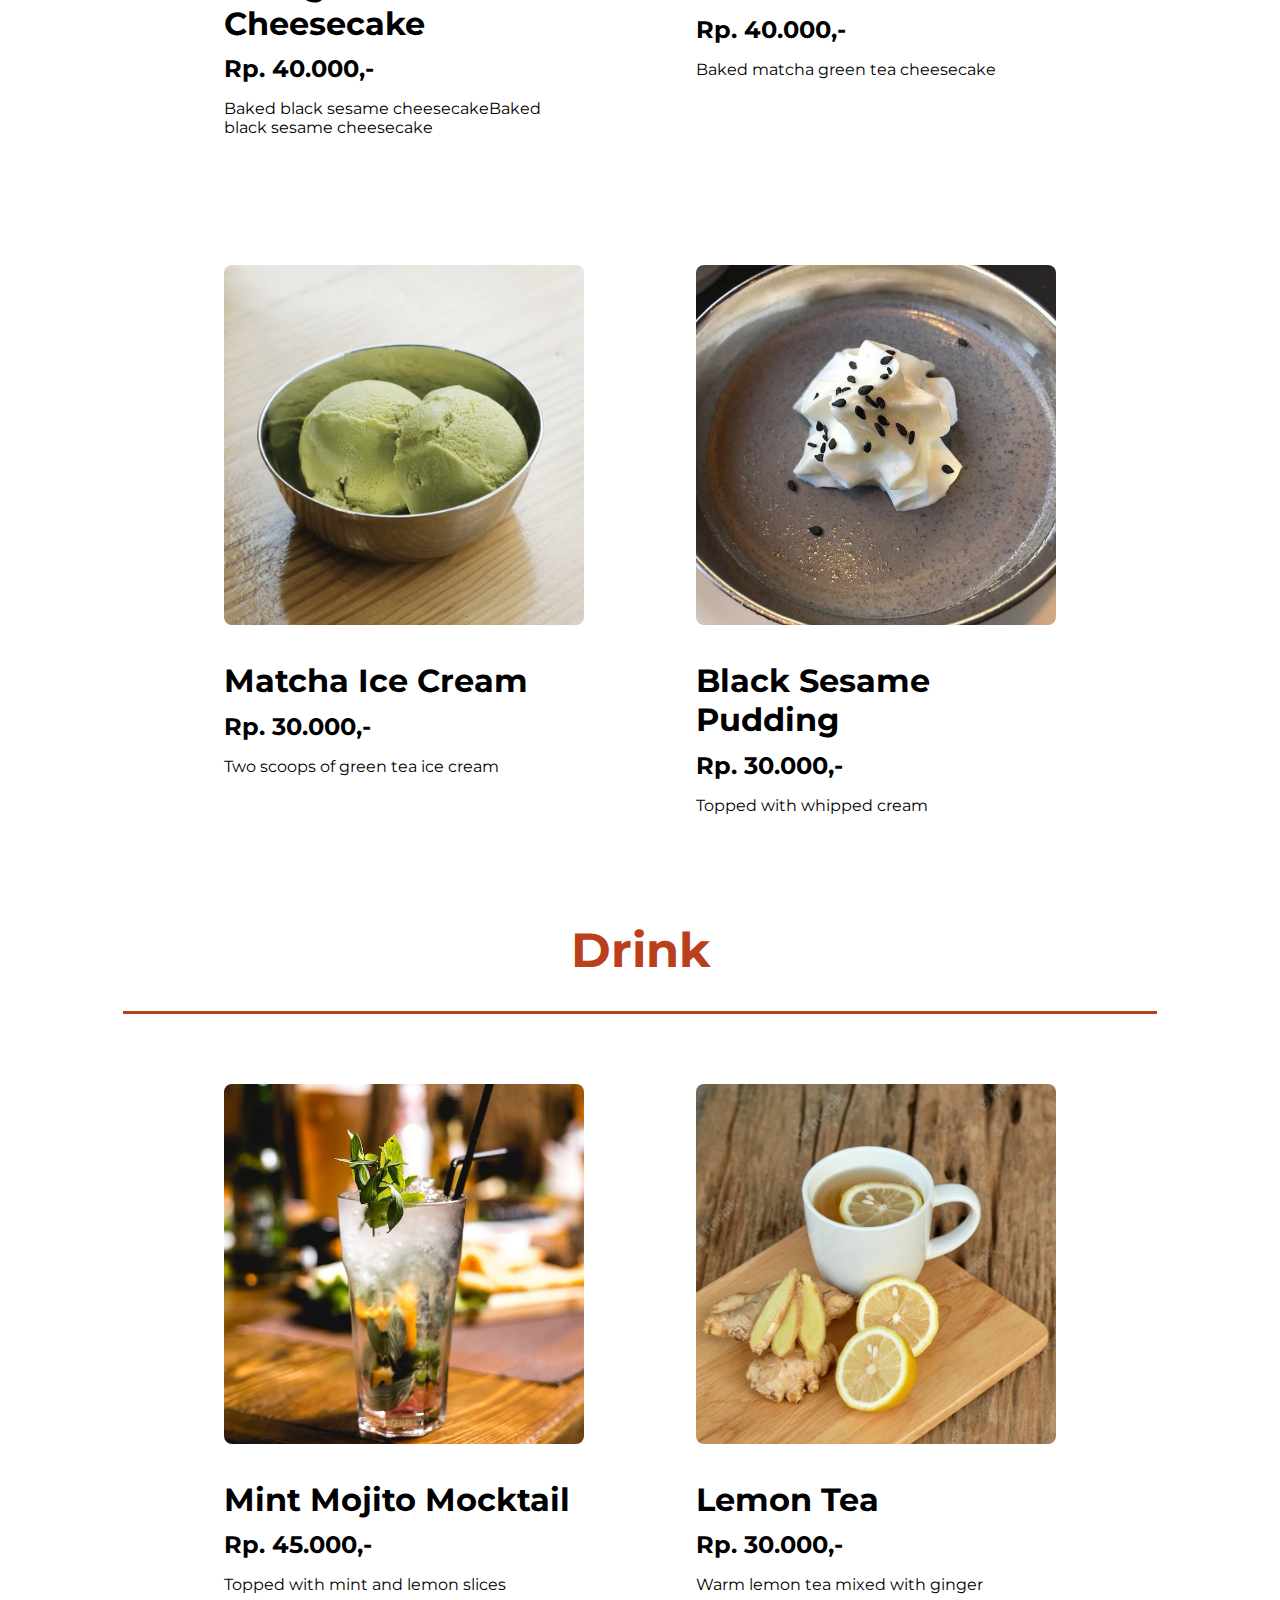
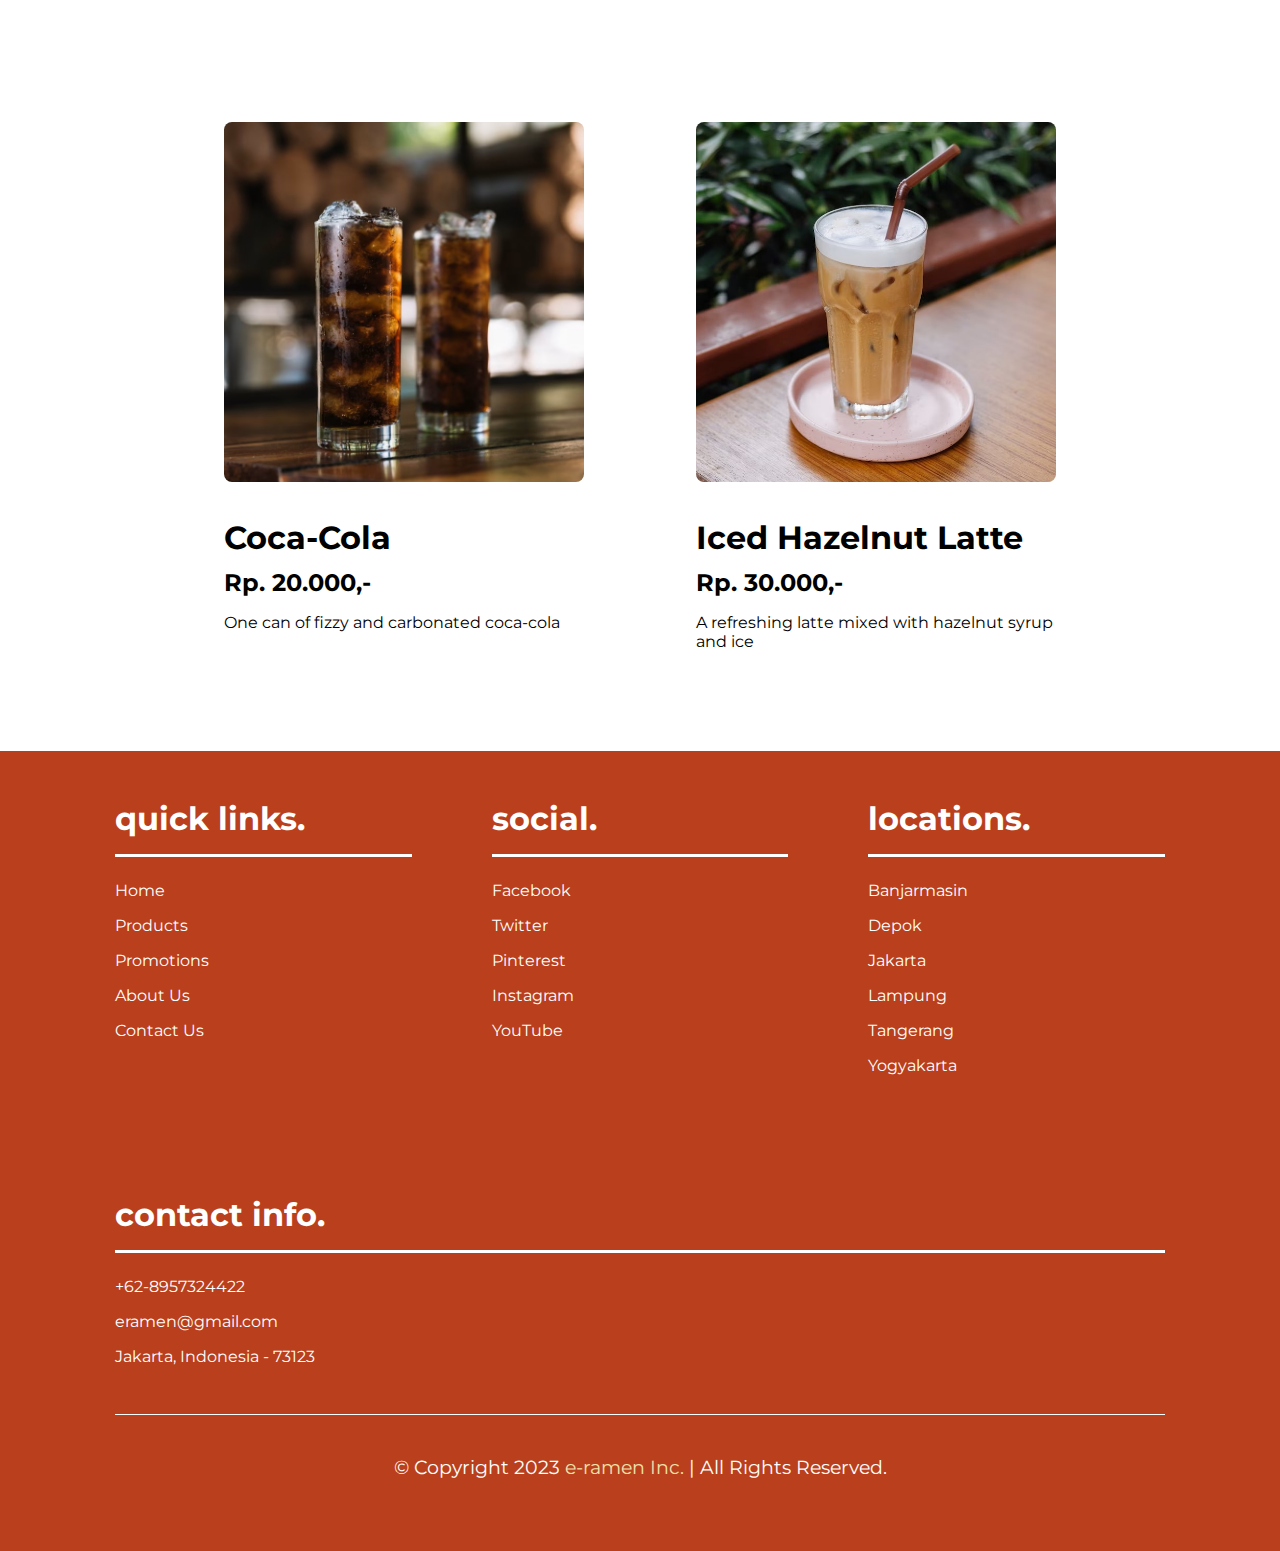
<file: products.html>
<!DOCTYPE html>
<html lang="en">
<head>
    <meta charset="UTF-8">
    <meta http-equiv="X-UA-Compatible" content="IE=edge">
    <meta name="viewport" content="width=device-width, initial-scale=1.0">
    <title>Document</title>
    <link rel="stylesheet" href="products.css">
    <script defer src="index.js"></script>
    <script defer src="navbar.js"></script>
    <link rel="preconnect" href="https://fonts.googleapis.com">
<link rel="preconnect" href="https://fonts.gstatic.com" crossorigin>
<link href="https://fonts.googleapis.com/css2?family=Montserrat&family=Rampart+One&display=swap" rel="stylesheet">
</head>
<body>
<!-- home banner -->
<section class="banner" id="banner">
    <div class="content">
        <h3>Menu Option</h3>
        <span>a variety of our fresh hand-made food</span>

        <br>

        <a class="button" href="#special">SPECIAL</a>
        <a class="button" href="#ramen">RAMEN</a>
        <a class="button" href="#dryramen">DRY RAMEN</a>
        <a class="button" href="#dessert">DESSERT</a>
        <a class="button" href="#drink">DRINK</a>
    </div>
</section>
<!-- home banner ends -->

<!-- special menu -->
<section class="menu" id="special">
    <h1 class="heading">Seasonal <span>Menu</span></h1>
    <div class="container">
         <div class="box">
            <div class="image">
                 <img src="Assets/beef-spicy.jpg">
            </div> 

            <div class="content">
             <h3>Beef Spicy Garlic Ramen</h3>
             <div class="price">Rp. 55.000,-</div>
             <p>Thick noodles in spicy beef broth topped with beef brisket, bamboo shoots, wood ear mushrooms, grated garlic, shredded chili pepper and scallions.</p>
            </div>
         </div>

        <div class="box">
            <div class="image">
                 <img src="Assets/chilled-tsukemen.jpg">
            </div> 

            <div class="content">
             <h3>Chilled Tsukemen</h3>
             <div class="price">Rp. 50.000,-</div>
             <p>Cold thick noodles tossed in sesame oil and sesame seeds, topped w/ pork shoulder, seasoned egg and shredded nori, served w/ a side of house-made dipping sauce, grated daikon, wasabi and scallions.</p>
            </div>
         </div>

         <div class="box">
            <div class="image">
                 <img src="Assets/yuzu-tofu.jpg">
            </div> 

            <div class="content">
             <h3>Yuzu Tofu Sunshine Bowl</h3>
             <div class="price">Rp. 50.000,-</div>
             <p>Brothless cold noodles tossed in yuzu dressing and sesame oil, topped w/ your choice of chicken breast or fried bean curd, onsen tamago, arugula, edamame, sweet corn, seaweed, pickled red ginger, and a side of spicy Japanese mustard.</p>
            </div>
         </div>

         <div class="box">
            <div class="image">
                 <img src="Assets/beef-mazemen.jpg">
            </div> 

            <div class="content">
             <h3>Spicy Beef Mazemen</h3>
             <div class="price">Rp. 50.000,-</div>
             <p>Brothless ramen w/ thick noodles tossed in original sauce, topped w/ beef, homemade spicy kimupeño, onsen tamago, sweet corn, white onion, Kizami nori and chilli powder.</p>
            </div>
         </div>
    </div>
</section>
<!-- special menu ends -->

<!-- ramen menu -->
<section class="menu" id="ramen">
    <h1 class="heading"><span>Ramen</span></h1>
    <div class="container">
        <div class="container">
            <div class="box">
                <div class="image">
                     <img src="Assets/pork-spicy.jpg">
                </div> 
     
                <div class="content">
                 <h3>Pork Spicy Garlic</h3>
                 <div class="price">Rp. 55.000,-</div>
                 <p>Chili pepper, pork, grated garlic, scallions</p>
                </div>
             </div>
            
             <div class="box">
                <div class="image">
                     <img src="Assets/pork-miso.jpg">
                </div> 
    
                <div class="content">
                 <h3>Pork Miso</h3>
                 <div class="price">Rp. 55.000,-</div>
                 <p>Soybean paste, pork, corn, garlic oil, scallions</p>
                </div>
             </div>
    
            <div class="box">
                <div class="image">
                     <img src="Assets/veg-shoyu.jpg">
                </div> 
    
                <div class="content">
                 <h3>Vegetarian Shoyu</h3>
                 <div class="price">Rp. 50.000,-</div>
                 <p>Soy sauce, fried bean curd, bamboo shoots, wood ear mushrooms, corn, garlic oil, pickled red ginger, scallions</p>
                </div>
             </div>
    
             <div class="box">
                <div class="image">
                     <img src="Assets/chicken-original.jpg">
                </div> 
    
                <div class="content">
                 <h3>Chicken Original</h3>
                 <div class="price">Rp. 50.000,-</div>
                 <p>Sea salt, chicken breast, seasoned egg, nori, white onion, scallions</p>
                </div>
             </div>
    </div>
</section>
<!-- ramen menu ends -->

<!-- dry ramen menu -->
<section class="menu" id="dryramen">
    <h1 class="heading">Dry <span>Ramen</span></h1>
    <div class="container">
         <div class="box">
            <div class="image">
                 <img src="Assets/beef-spicy.jpg">
            </div> 

            <div class="content">
             <h3>Beef Spicy Garlic Ramen</h3>
             <div class="price">Rp. 55.000,-</div>
             <p>Thick noodles in spicy beef broth topped with beef brisket, bamboo shoots, wood ear mushrooms, grated garlic, shredded chili pepper and scallions.</p>
            </div>
         </div>

        <div class="box">
            <div class="image">
                 <img src="Assets/chilled-tsukemen.jpg">
            </div> 

            <div class="content">
             <h3>Chilled Tsukemen</h3>
             <div class="price">Rp. 50.000,-</div>
             <p>Cold thick noodles tossed in sesame oil and sesame seeds, topped w/ pork shoulder, seasoned egg and shredded nori, served w/ a side of house-made dipping sauce, grated daikon, wasabi and scallions.</p>
            </div>
         </div>

         <div class="box">
            <div class="image">
                 <img src="Assets/yuzu-tofu.jpg">
            </div> 

            <div class="content">
             <h3>Yuzu Tofu Sunshine Bowl</h3>
             <div class="price">Rp. 50.000,-</div>
             <p>Brothless cold noodles tossed in yuzu dressing and sesame oil, topped w/ your choice of chicken breast or fried bean curd, onsen tamago, arugula, edamame, sweet corn, seaweed, pickled red ginger, and a side of spicy Japanese mustard.</p>
            </div>
         </div>

         <div class="box">
            <div class="image">
                 <img src="Assets/beef-mazemen.jpg">
            </div> 
            
            <div class="content">
             <h3>Spicy Beef Mazemen</h3>
             <div class="price">Rp. 50.000,-</div>
             <p>Brothless ramen w/ thick noodles tossed in original sauce, topped w/ beef, homemade spicy kimupeño, onsen tamago, sweet corn, white onion, Kizami nori and chilli powder.</p>
            </div>
         </div>
    </div>
</section>
<!-- dry ramen ends -->

<!-- dessert menu -->
<section class="menu" id="dessert">
    <h1 class="heading"><span>Dessert</span></h1>
    <div class="container">
         <div class="box">
            <div class="image">
                 <img src="Assets/kurogoma-cheesecake.jpg">
            </div> 

            <div class="content">
             <h3>Kurogoma Cheesecake</h3>
             <div class="price">Rp. 40.000,-</div>
             <p>Baked black sesame cheesecakeBaked black sesame cheesecake</p>
            </div>
         </div>

        <div class="box">
            <div class="image">
                 <img src="Assets/matcha-cheesecake.jpg">
            </div> 

            <div class="content">
             <h3>Matcha Cheesecake</h3>
             <div class="price">Rp. 40.000,-</div>
             <p>Baked matcha green tea cheesecake</p>
            </div>
         </div>

         <div class="box">
            <div class="image">
                 <img src="Assets/matcha-icecream.jpg">
            </div> 

            <div class="content">
             <h3>Matcha Ice Cream</h3>
             <div class="price">Rp. 30.000,-</div>
             <p>Two scoops of green tea ice cream</p>
            </div>
         </div>

         <div class="box">
            <div class="image">
                 <img src="Assets/sesame-pudding.jpg">
            </div> 
            
            <div class="content">
             <h3>Black Sesame Pudding</h3>
             <div class="price">Rp. 30.000,-</div>
             <p>Topped with whipped cream</p>
            </div>
         </div>
    </div>
</section>
<!-- dessert menu ends -->

<!-- drink menu -->
<section class="menu" id="drink">
    <h1 class="heading"><span>Drink</span></h1>
    <div class="container">
         <div class="box">
            <div class="image">
                 <img src="Assets/mojito.jpg">
            </div> 

            <div class="content">
             <h3>Mint Mojito Mocktail</h3>
             <div class="price">Rp. 45.000,-</div>
             <p>Topped with mint and lemon slices </p>
            </div>
         </div>

        <div class="box">
            <div class="image">
                 <img src="Assets/lemon-tea.jpg">
            </div> 

            <div class="content">
             <h3>Lemon Tea</h3>
             <div class="price">Rp. 30.000,-</div>
             <p>Warm lemon tea mixed with ginger</p>
            </div>
         </div>

         <div class="box">
            <div class="image">
                 <img src="Assets/coca-cola.jpg">
            </div> 

            <div class="content">
             <h3>Coca-Cola</h3>
             <div class="price">Rp. 20.000,-</div>
             <p>One can of fizzy and carbonated coca-cola</p>
            </div>
         </div>

         <div class="box">
            <div class="image">
                 <img src="Assets/iced-latte.jpg">
            </div> 
            
            <div class="content">
             <h3>Iced Hazelnut Latte</h3>
             <div class="price">Rp. 30.000,-</div>
             <p>A refreshing latte mixed with hazelnut syrup and ice</p>
            </div>
         </div>
    </div>
</section>
<!-- drink menu ends -->

<!-- footer starts -->
<section class="footer">
    <div class="box-container">
        <div class="box">
            <h3>quick links.</h3>
            <a href="index.html">Home</a>
            <a href="products.html">Products</a>
            <a href="promotions.html">Promotions</a>
            <a href="about.html">About Us</a>
            <a href="contact.html">Contact Us</a>
        </div>

        <div class="box">
            <h3>social.</h3>
            <a href="https://www.facebook.com/facebook/">Facebook</a>
            <a href="https://twitter.com/explore">Twitter</a>
            <a href="https://www.pinterest.com/ideas/">Pinterest</a>
            <a href="https://www.instagram.com/">Instagram</a>
            <a href="https://www.youtube.com/">YouTube</a>
        </div>

        <div class="box">
            <h3>locations.</h3>
            <a href="">Banjarmasin</a>
            <a href="">Depok</a>
            <a href="">Jakarta</a>
            <a href="">Lampung</a>
            <a href="">Tangerang</a>
            <a href="">Yogyakarta</a>
        </div>

        <div class="box">
            <h3>contact info.</h3>
            <a href="">+62-8957324422</a>
            <a href="">eramen@gmail.com</a>
            <a href="">Jakarta, Indonesia - 73123</a>
        </div>
    </div>

    <div class="copyright">&copy; Copyright 2023 <span>e-ramen Inc.</span> | All Rights Reserved.</div>
</section>
<!-- footer ends -->

<!-- navbar starts -->
<header>
    <div class="logo">e-ramen</div>
    <div class="ham-menu">
        <div class="line"></div>
        <div class="line"></div>
        <div class="line"></div>
    </div>

    <nav class="navbar">
        <ul>
            <li><a href="index.html">HOME</a></li>
            <li><a class="active" href="products.html">PRODUCTS</a></li>
            <li><a href="promotions.html">PROMOTIONS</a></li>
            <li><a href="about.html">ABOUT US</a></li>
            <li><a href="contact.html">CONTACT US</a></li>
        </ul>
    </nav>
</header>   
<!-- navbar ends -->
</body>
</html>
</file>
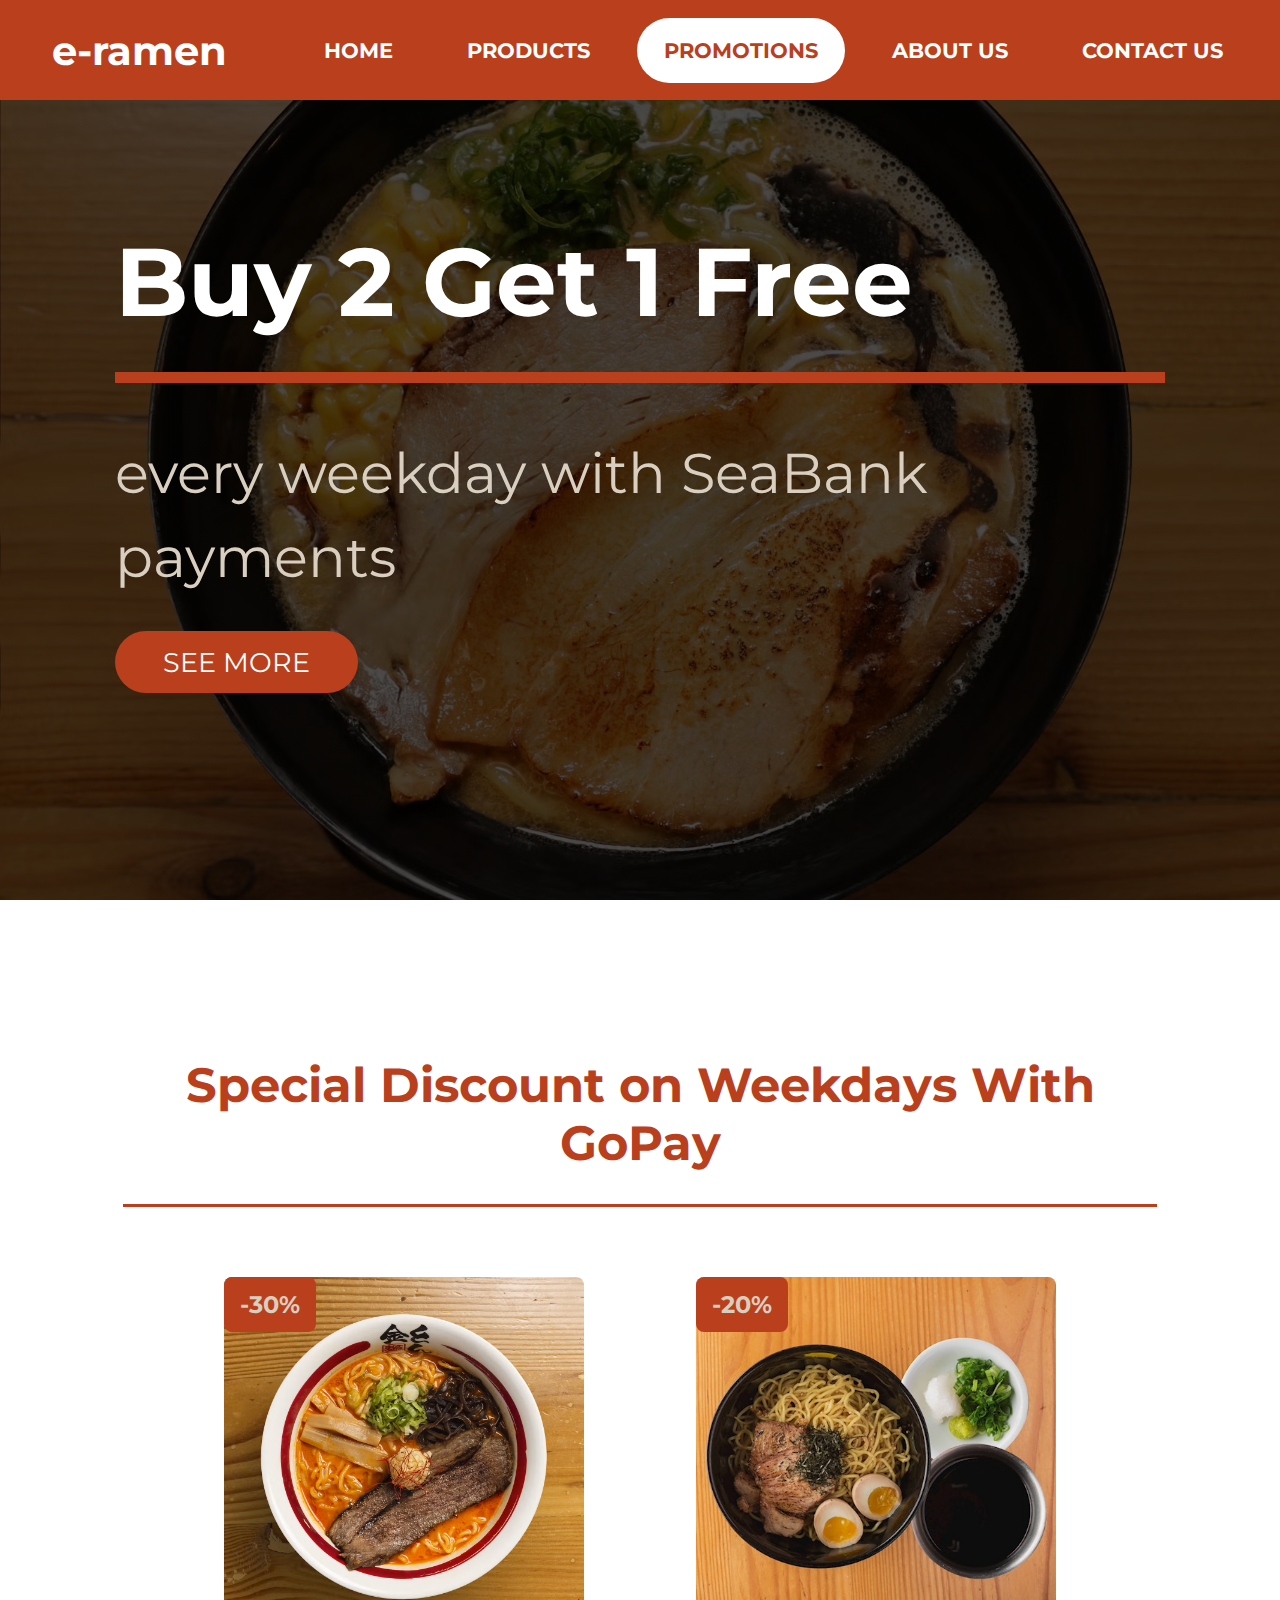
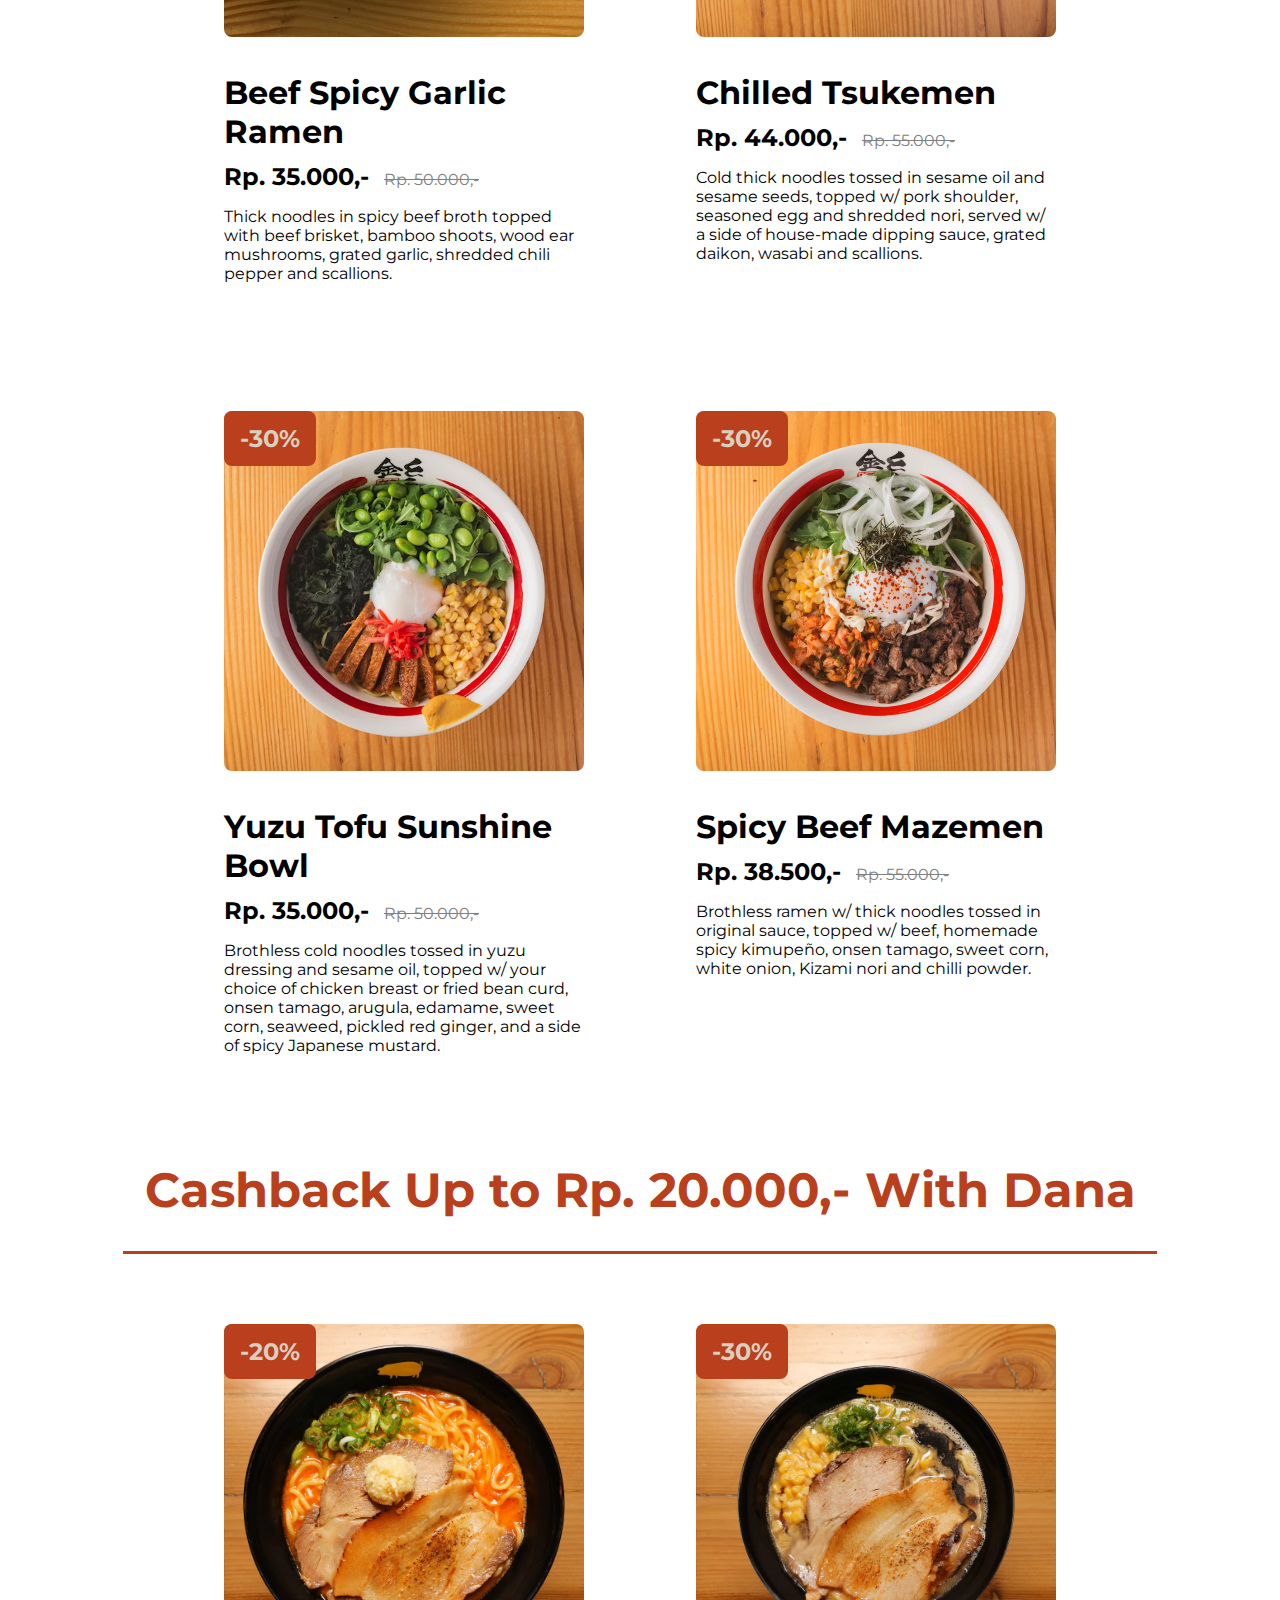
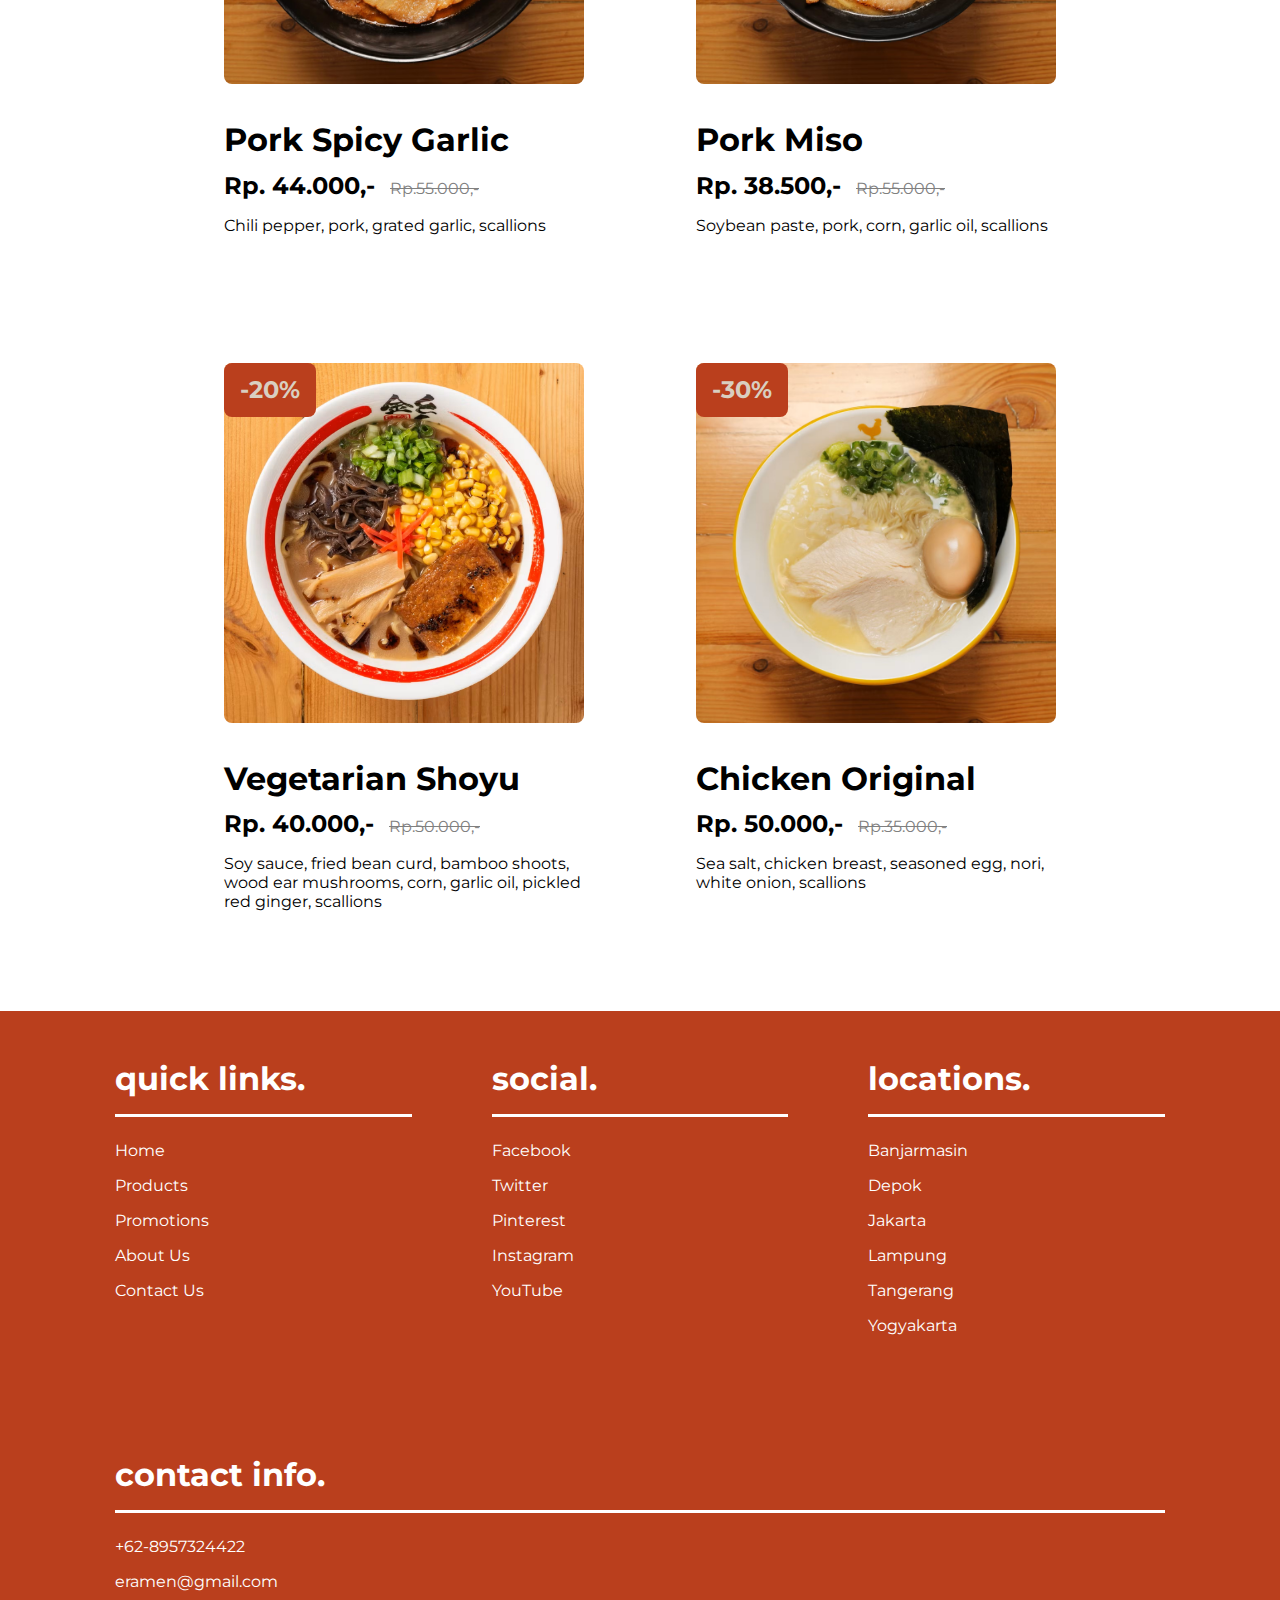
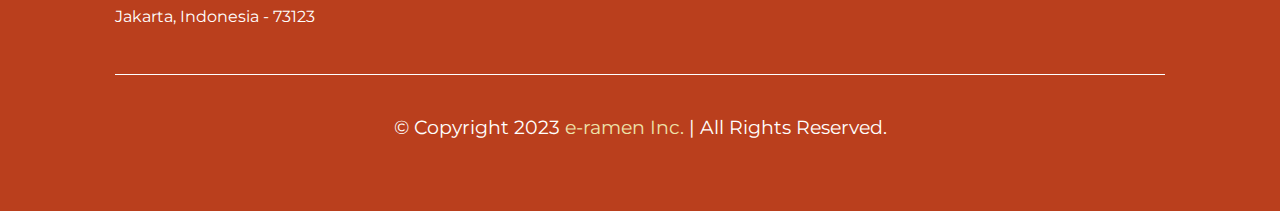
<file: promotions.html>
<!DOCTYPE html>
<html lang="en">
<head>
    <meta charset="UTF-8">
    <meta http-equiv="X-UA-Compatible" content="IE=edge">
    <meta name="viewport" content="width=device-width, initial-scale=1.0">
    <title>Document</title>
    <link rel="stylesheet" href="promotions.css">
    <script defer src="index.js"></script>
    <script defer src="navbar.js"></script>
    <link rel="preconnect" href="https://fonts.googleapis.com">
<link rel="preconnect" href="https://fonts.gstatic.com" crossorigin>
<link href="https://fonts.googleapis.com/css2?family=Montserrat&family=Rampart+One&display=swap" rel="stylesheet">
</head>
<body>
<!-- home banner -->
<section class="banner" id="banner">
    <div class="content">
        <h3>Buy 2 Get 1 Free</h3>
        <span>every weekday with SeaBank payments</span>

        <br>

        <a class="button" href="#promo">SEE MORE</a>
    </div>
</section>
<!-- home banner ends -->

<!-- gopay promo -->
<section class="menu" id="promo">
    <h1 class="heading">Special Discount on Weekdays With <span>GoPay</span></h1>
    <div class="container">
         <div class="box">
            <div class="image">
                 <img src="Assets/beef-spicy.jpg">
            </div> 
            <span class="discount">-30%</span>
            <div class="content">
             <h3>Beef Spicy Garlic Ramen</h3>
             <div class="price">Rp. 35.000,- <span>Rp. 50.000,-</span></div>
             <p>Thick noodles in spicy beef broth topped with beef brisket, bamboo shoots, wood ear mushrooms, grated garlic, shredded chili pepper and scallions.</p>
            </div>
         </div>

        <div class="box">
            <div class="image">
                 <img src="Assets/chilled-tsukemen.jpg">
            </div> 
            <span class="discount">-20%</span>
            <div class="content">
             <h3>Chilled Tsukemen</h3>
             <div class="price">Rp. 44.000,- <span>Rp. 55.000,-</span></div>
             <p>Cold thick noodles tossed in sesame oil and sesame seeds, topped w/ pork shoulder, seasoned egg and shredded nori, served w/ a side of house-made dipping sauce, grated daikon, wasabi and scallions.</p>
            </div>
         </div>

         <div class="box">
            <div class="image">
                 <img src="Assets/yuzu-tofu.jpg">
            </div> 
            <span class="discount">-30%</span>
            <div class="content">
             <h3>Yuzu Tofu Sunshine Bowl</h3>
             <div class="price">Rp. 35.000,- <span>Rp. 50.000,-</span></div>
             <p>Brothless cold noodles tossed in yuzu dressing and sesame oil, topped w/ your choice of chicken breast or fried bean curd, onsen tamago, arugula, edamame, sweet corn, seaweed, pickled red ginger, and a side of spicy Japanese mustard.</p>
            </div>
         </div>

         <div class="box">
            <div class="image">
                 <img src="Assets/beef-mazemen.jpg">
            </div> 
            <span class="discount">-30%</span>
            <div class="content">
             <h3>Spicy Beef Mazemen</h3>
             <div class="price">Rp. 38.500,- <span>Rp. 55.000,-</span></div>
             <p>Brothless ramen w/ thick noodles tossed in original sauce, topped w/ beef, homemade spicy kimupeño, onsen tamago, sweet corn, white onion, Kizami nori and chilli powder.</p>
            </div>
         </div>
    </div>
</section>
<!-- new arrival menu ends -->

<!-- home recommended menu -->
<section class="menu">
    <div class="bg"></div>
    <h1 class="heading">Cashback Up to Rp. 20.000,- With <span>Dana</span></h1>
    <div class="container">
        <div class="box">
            <div class="image">
                 <img src="Assets/pork-spicy.jpg">
            </div> 
            <span class="discount">-20%</span>
            <div class="content">
             <h3>Pork Spicy Garlic</h3>
             <div class="price">Rp. 44.000,- <span>Rp.55.000,-</span></div>
             <p>Chili pepper, pork, grated garlic, scallions</p>
            </div>
         </div>
        
         <div class="box">
            <div class="image">
                 <img src="Assets/pork-miso.jpg">
            </div> 
            <span class="discount">-30%</span>
            <div class="content">
             <h3>Pork Miso</h3>
             <div class="price">Rp. 38.500,- <span>Rp.55.000,-</span></div>
             <p>Soybean paste, pork, corn, garlic oil, scallions</p>
            </div>
         </div>

        <div class="box">
            <div class="image">
                 <img src="Assets/veg-shoyu.jpg">
            </div> 
            <span class="discount">-20%</span>
            <div class="content">
             <h3>Vegetarian Shoyu</h3>
             <div class="price">Rp. 40.000,- <span>Rp.50.000,-</span></div>
             <p>Soy sauce, fried bean curd, bamboo shoots, wood ear mushrooms, corn, garlic oil, pickled red ginger, scallions</p>
            </div>
         </div>

         <div class="box">
            <div class="image">
                 <img src="Assets/chicken-original.jpg">
            </div> 
            <span class="discount">-30%</span>
            <div class="content">
             <h3>Chicken Original</h3>
             <div class="price">Rp. 50.000,- <span>Rp.35.000,-</span></div>
             <p>Sea salt, chicken breast, seasoned egg, nori, white onion, scallions</p>
            </div>
         </div>
    </div>
</section>
<!-- home recommended menu ends -->

<!-- footer starts -->
<section class="footer">
    <div class="box-container">
        <div class="box">
            <h3>quick links.</h3>
            <a href="index.html">Home</a>
            <a href="products.html">Products</a>
            <a href="promotions.html">Promotions</a>
            <a href="about.html">About Us</a>
            <a href="contact.html">Contact Us</a>
        </div>

        <div class="box">
            <h3>social.</h3>
            <a href="https://www.facebook.com/facebook/">Facebook</a>
            <a href="https://twitter.com/explore">Twitter</a>
            <a href="https://www.pinterest.com/ideas/">Pinterest</a>
            <a href="https://www.instagram.com/">Instagram</a>
            <a href="https://www.youtube.com/">YouTube</a>
        </div>

        <div class="box">
            <h3>locations.</h3>
            <a href="">Banjarmasin</a>
            <a href="">Depok</a>
            <a href="">Jakarta</a>
            <a href="">Lampung</a>
            <a href="">Tangerang</a>
            <a href="">Yogyakarta</a>
        </div>

        <div class="box">
            <h3>contact info.</h3>
            <a href="">+62-8957324422</a>
            <a href="">eramen@gmail.com</a>
            <a href="">Jakarta, Indonesia - 73123</a>
        </div>
    </div>

    <div class="copyright">&copy; Copyright 2023 <span>e-ramen Inc.</span> | All Rights Reserved.</div>
</section>
<!-- footer ends -->

<!-- navbar starts -->
<header>
    <div class="logo">e-ramen</div>
    <div class="ham-menu">
        <div class="line"></div>
        <div class="line"></div>
        <div class="line"></div>
    </div>

    <nav class="navbar">
        <ul>
            <li><a href="index.html">HOME</a></li>
            <li><a href="products.html">PRODUCTS</a></li>
            <li><a class="active" href="promotions.html">PROMOTIONS</a></li>
            <li><a href="about.html">ABOUT US</a></li>
            <li><a href="contact.html">CONTACT US</a></li>
        </ul>
    </nav>
</header>   
<!-- navbar ends -->
</body>
</html>
</file>
<file: index.css>
/* base styling */
*{
    padding: 0;
    margin: 0;
    text-decoration: none;
    list-style: none;
    box-sizing: border-box;
    font-family: 'Montserrat', sans-serif;
    /* font-family: Arial, Helvetica, sans-serif; */
}

body{
    background: white;
}

section{
    padding: 2rem 9%;
}

.heading{
    position: relative;
    text-align: center;
    font-size: 3rem;
    font-weight: 700;
    color: #BA3F1D;
    padding-top: 1rem;
    padding-bottom: 2rem;
    margin: 0.5rem;
    border-bottom: 0.2rem solid #BA3F1D;
    top: 100px;
}
/* end base */

/* carousel styling */
.carousel{
    position: relative;
    top: 80px;
    width: 100%;
    /* height: 50vw; */
    overflow: hidden;
}

.gallery{
    width: 500%;
    /* height: 42.8vw; */
    display: flex;
}

.gallery input{
    display: none;
}

.slide{
    width: 20%;
    transition: 2s;
}

.slide img{
    width: 100%;
    height: 100%;
}

/* manual nav */

.manual-nav{
    position: absolute;
    display: flex;
    width: 100%;
    margin-top: -5rem;
    display: flex;
    justify-content: center;
}

.manual-btn{
    border: 2px solid white;
    padding: 0.7rem;
    cursor: pointer;
    border-radius: 10px;
    transition: 0.5s;
}

.manual-btn:not(:last-child){
    margin-right: 40px;
}

.manual-btn:hover{
    background: white;
    transition: 0.5s;
}

#radio1:checked ~ .first{
    margin-left: 0;
}

#radio2:checked ~ .first{
    margin-left: -20%;
}

#radio3:checked ~ .first{
    margin-left: -40%;
}

#radio4:checked ~ .first{
    margin-left: -60%;
}

/* auto button visibility not working */

.auto-nav{
    position: absolute;
    display: flex;
    width: 100%;
    margin-top: -5vw;
    display: flex;
    justify-content: center;
}

.auto-nav div{
    border: 2px solid white;
    padding: 0.5vw;
    cursor: pointer;
    border-radius: 10px;
    transition: 0.5s;
}

.auto-nav div:not(:last-child){
    margin-right: 40px;
}

#radio1:checked ~ .auto-nav .auto-nav1{
    background: white;
}

#radio2:checked ~ .auto-nav .auto-nav2{
    background: white;
}

#radio3:checked ~ .auto-nav .auto-nav3{
    background: white;
}

#radio4:checked ~ .auto-nav .auto-nav4{
    background: white;
}
/* carousel styling ends */

/* carousel content*/
section{
    padding: 2rem 9%;
}

.banner{
    position: relative;
    display: flex;
    align-items: center;
    /* justify-content: center; */
    min-height: 92.5vh;
    background-image: linear-gradient(rgba(0,0,0,0.7), rgba(0,0,0,0.7)), url(Assets/pork-miso.jpg);
    background-position: center;
    background-size: cover;
}

.banner .content{
    max-width: 100%;
}

.banner .content h3{
    font-size: 6rem;
    color: white;
    padding-top: 1rem;
    padding-bottom: 2rem;
    margin-bottom: 3rem;
    border-bottom: 0.7rem solid #BA3F1D;
}

.banner .content span{
    font-size: 3.5rem;
    color: #D9CFC1;
    padding: 1rem 0;
    line-height: 1.5;
}

.banner2{
    position: relative;
    display: flex;
    align-items: center;
    /* justify-content: center; */
    min-height: 92.5vh;
    background-image: linear-gradient(rgba(0,0,0,0.7), rgba(0,0,0,0.7)), url(Assets/chilled-tsukemen.jpg);
    background-position: center;
    background-size: cover;
}

.banner2 .content{
    max-width: 100%;
}

.banner2 .content h3{
    font-size: 6rem;
    color: white;
    padding-top: 1rem;
    padding-bottom: 2rem;
    margin-bottom: 3rem;
    border-bottom: 0.7rem solid #BA3F1D;
}

.banner2 .content span{
    font-size: 3.5rem;
    color: #D9CFC1;
    padding: 1rem 0;
    line-height: 1.5;
}

.banner3{
    position: relative;
    display: flex;
    align-items: center;
    /* justify-content: center; */
    min-height: 92.5vh;
    background-image: linear-gradient(rgba(0,0,0,0.7), rgba(0,0,0,0.7)), url(Assets/beef-spicy.jpg);
    background-position: center;
    background-size: cover;
}

.banner3 .content{
    max-width: 100%;
}

.banner3 .content h3{
    font-size: 6rem;
    color: white;
    padding-top: 1rem;
    padding-bottom: 2rem;
    margin-bottom: 3rem;
    border-bottom: 0.7rem solid #BA3F1D;
}

.banner3 .content span{
    font-size: 3.5rem;
    color: #D9CFC1;
    padding: 1rem 0;
    line-height: 1.5;
}

.banner4{
    position: relative;
    display: flex;
    align-items: center;
    /* justify-content: center; */
    min-height: 92.5vh;
    background-image: linear-gradient(rgba(0,0,0,0.7), rgba(0,0,0,0.7)), url(Assets/chicken-original.jpg);
    background-position: center;
    background-size: cover;
}

.banner4 .content{
    max-width: 100%;
}

.banner4 .content h3{
    font-size: 6rem;
    color: white;
    padding-top: 1rem;
    padding-bottom: 2rem;
    margin-bottom: 3rem;
    border-bottom: 0.7rem solid #BA3F1D;
}

.banner4 .content span{
    font-size: 3.5rem;
    color: #D9CFC1;
    padding: 1rem 0;
    line-height: 1.5;
}

.button{
    display: inline-block;
    padding: 0.9rem 3rem;
    font-size: 1.7rem;
    /* font-weight: 600; */
    cursor: pointer;
    color: #fff;
    text-transform: none;
    /* border: 0.1rem solid #BA3F1D; */
    border-radius: 2rem;
    margin-top: 2rem;
    margin-right: 2rem;
    background: #BA3F1D;
    transition: 0.2s;
}

.button:hover{
    background: #fff;
    color: #BA3F1D;
    /* font-weight: 600; */
}
/* carousel content ends */

/* rec menu starts */
.menu .container{
    display: flex;
    flex-wrap: wrap;
    gap: 3rem;
    justify-content: center
}

.menu .container .box{
    position: relative;
    top: 130px;
    flex-basis:20rem;
    /* box-shadow: 0 0.5rem 1.5rem black; */
    border-radius: 0.5rem;
    border: 0.1 rem solid black;
}

/* .menu .bg{
    position: absolute;
    top: 1400px;
    left: 0px;
    width: 99vw;
    height: 45vw;
    background-color: antiquewhite;
} */

.menu .container .box .discount{
    position: absolute;
    top: 2rem;
    left: 2rem;
    padding: 0.8rem 0.8rem;
    padding-left: 1rem;
    padding-right: 1rem;
    font-size: 1.5rem;
    font-weight: bold;
    color: #D9CFC1;
    background: #BA3F1D;
    /* z-index: 1; */
    border-radius: 0.5rem;
    /* opacity: 0.6; */
}

.menu .container .box .image{
    position: relative;
    text-align: left;
    margin: 2rem;
    /* overflow: hidden; */
}

.menu .container .box .image img{
    height: 22.5rem;
    width: 22.5rem;
    border-radius: 0.5rem;
}

.menu .container .box:hover{
    transform: translate(0px, -8px);
    transition: 0.5s;
}

.menu .container .box .content{
    padding: 0 2rem 3rem;
    text-align: left;
}

.menu .container .box .content h3{
    font-size: 2rem;
    color: black;
}

.menu .container .box .content .price{
    font-size: 1.5rem;
    color: black;
    font-weight: bolder;
    padding-top: 0.7rem;
}

.menu .container .box .content .price span{
    font-size: 1rem;
    margin: 0.5rem;
    color: gray;
    font-weight: lighter;
    text-decoration: line-through;
}

.menu .container .box .content p{
    font-size: 1rem;
    color: black;
    padding-top: 1rem;
}

/* rec menu ends */

/* navbar styling */
header{
    position: fixed;
    top: 0;
    width: 100%;
    height: 100px;
    background: #BA3F1D;
    display: flex;
    align-items: center;
    justify-content: space-between;
    padding: 0 100px;
}

.logo{
    margin: 2rem;
    font-size: 2.5rem;
    font-weight: bold;
    color: #fff;
}

.ham-menu{
    display: none
}

.navbar ul{
    display: flex;
}

.navbar ul li a{
    font-weight: 700;
    display: block; 
    color: #fff;
    font-size: 1.3rem;
    padding: 20px 27px;
    border-radius: 50px;
    transition: 0.2s;
    margin: 0 10px;
}

.navbar ul li a:hover{
    font-weight: 700;
    color: #BA3F1D;
    background: #fff;
}

.navbar ul li a.active{
    font-weight: 700;
    color: #BA3F1D;
    background: #fff;
}
/* navbar ends */

/* footer styling */
.footer{
    position: relative;
    top: 150px;
    background-color: #BA3F1D;
}

.footer .box-container{
    display: flex;
    flex-wrap: wrap;
    gap: 5rem;
}

.footer .box-container .box{
    position: relative;
    flex: 1 1 15rem;
    padding-bottom: 1rem;
}

.footer .box-container .box h3{
    color: white;
    font-size: 2rem;
    padding: 1rem 0;
    margin-bottom: 1rem;
    border-bottom: 0.2rem solid #fff;
}

.footer .box-container .box a{
    display: block;
    color: white;
    font-size: 1rem;
    padding: 0.5rem 0;
}

.footer .box-container .box a:hover{
    color: #EEE3AB;
    text-decoration: underline;
}

.footer .copyright{
    position: relative;
    text-align: center;
    padding: 1.5rem;
    margin-top: 1.5rem;
    padding-top: 2.5rem;
    padding-bottom: 2.5rem;
    font-size: 1.2rem;
    color: white;
    border-top: 0.1rem solid white;
}

.footer .copyright span{
    color: #EEE3AB;
}
/* footer ends */

/* media styling */
@media(max-width: 1400px){
    header{
        padding: 0 20px;
    }
}

@media(max-width: 1180px){
    header{
        padding: 0 30px;
    }

    .ham-menu{
        display: block;
        cursor: pointer;
    }

    .ham-menu .line{
        width: 30px;
        height: 3px;
        background: white;
        margin: 6px 0;
    }

    .navbar{
        height: 0;
        position: absolute;
        top: 80px;
        left: 0;
        right: 0;
        width: 100vw;
        background: #BA3F1D;
        transition: 0.2s;
        overflow: hidden;
    }

    .navbar.active{
        height: 550px;
    }

    .navbar ul{
        display: block;
        width: fit-content;
        margin: 80px auto 0 auto;
        text-align: center;
        transition: 0.5s;
        opacity: 0;
    }

    .navbar.active ul{
        opacity: 1;
    }

    .navbar ul li a{
        margin-bottom: 20px;
    }
}
/* navbar ends */

@media(max-width: 768px){
    /* footer styling */
    .footer .box-container{
        gap: 1rem;
    }

    .footer .box-container .box{
        flex: 1 1 10rem;
    }

    .footer .box-container .box h3{
        font-size: 1.5rem;
    }

    .footer .box-container .box a{
        font-size: 0.8rem;
    }

    .footer .copyright{
        font-size: 1rem;
    }
    /* footer ends */
}
/* media styling ends*/
</file>
<file: about.css>
/* base styling */
*{
    padding: 0;
    margin: 0;
    text-decoration: none;
    list-style: none;
    box-sizing: border-box;
    font-family: 'Montserrat', sans-serif;
    /* font-family: Arial, Helvetica, sans-serif; */
}

html{
    scroll-behavior: smooth;
}

body{
    background: white;
}

section{
    padding: 2rem 9%;
}

.heading{
    position: relative;
    text-align: center;
    font-size: 3rem;
    font-weight: 700;
    color: #BA3F1D;
    padding-top: 1rem;
    padding-bottom: 2rem;
    margin: 0.5rem;
    border-bottom: 0.2rem solid #BA3F1D;
    top: 100px;
}
/* end base */

/* carousel content*/
section{
    padding: 2rem 9%;
}

.banner{
    position: relative;
    display: flex;
    align-items: center;
    /* justify-content: center; */
    min-height: 100vh;
    background-image: linear-gradient(rgba(0,0,0,0.7), rgba(0,0,0,0.7)), url(Assets/beef-mazemen.jpg);
    background-position: center;
    background-size: cover;
}

.banner .content{
    max-width: 100%;
}

.banner .content h3{
    font-size: 6rem;
    color: white;
    padding-top: 1rem;
    padding-bottom: 2rem;
    margin-bottom: 3rem;
    border-bottom: 0.7rem solid #BA3F1D;
}

.banner .content span{
    font-size: 3.5rem;
    color: #D9CFC1;
    padding: 1rem 0;
    line-height: 1.5;
}

.button{
    display: inline-block;
    padding: 0.9rem 3rem;
    font-size: 1.7rem;
    /* font-weight: 600; */
    cursor: pointer;
    color: #fff;
    text-transform: none;
    /* border: 0.1rem solid #BA3F1D; */
    border-radius: 2rem;
    margin-top: 2rem;
    margin-right: 2rem;
    background: #BA3F1D;
    transition: 0.2s;
}

.button:hover{
    background: #fff;
    color: #BA3F1D;
    /* font-weight: 600; */
}
/* carousel content ends */

/* rec menu starts */
.menu .container{
    display: flex;
    flex-wrap: wrap;
    gap: 3rem;
    justify-content: center;
    margin-bottom: 3rem;
}

.menu .container p{
    position: relative;
    top: 130px;
    font-size: 2rem;
    color: black;
    padding: 1rem 5%;
}
/* rec menu ends */

/* navbar styling */
header{
    position: fixed;
    top: 0;
    width: 100%;
    height: 100px;
    background: #BA3F1D;
    display: flex;
    align-items: center;
    justify-content: space-between;
    padding: 0 100px;
}

.logo{
    margin: 2rem;
    font-size: 2.5rem;
    font-weight: bold;
    color: #fff;
}

.ham-menu{
    display: none
}

.navbar ul{
    display: flex;
}

.navbar ul li a{
    font-weight: 700;
    display: block; 
    color: #fff;
    font-size: 1.3rem;
    padding: 20px 27px;
    border-radius: 50px;
    transition: 0.2s;
    margin: 0 10px;
}

.navbar ul li a:hover{
    font-weight: 700;
    color: #BA3F1D;
    background: #fff;
}

.navbar ul li a.active{
    font-weight: 700;
    color: #BA3F1D;
    background: #fff;
}
/* navbar ends */


/* footer styling */
.footer{
    position: relative;
    top: 150px;
    background-color: #BA3F1D;
}

.footer .box-container{
    display: flex;
    flex-wrap: wrap;
    gap: 5rem;
}

.footer .box-container .box{
    position: relative;
    flex: 1 1 15rem;
    padding-bottom: 1rem;
}

.footer .box-container .box h3{
    color: white;
    font-size: 2rem;
    padding: 1rem 0;
    margin-bottom: 1rem;
    border-bottom: 0.2rem solid #fff;
}

.footer .box-container .box a{
    display: block;
    color: white;
    font-size: 1rem;
    padding: 0.5rem 0;
}

.footer .box-container .box a:hover{
    color: #EEE3AB;
    text-decoration: underline;
}

.footer .copyright{
    position: relative;
    text-align: center;
    padding: 1.5rem;
    margin-top: 1.5rem;
    padding-top: 2.5rem;
    padding-bottom: 2.5rem;
    font-size: 1.2rem;
    color: white;
    border-top: 0.1rem solid white;
}

.footer .copyright span{
    color: #EEE3AB;
}
/* footer ends */

/* media styling */
@media(max-width: 1400px){
    header{
        padding: 0 20px;
    }
}

@media(max-width: 1180px){
    header{
        padding: 0 30px;
    }

    .ham-menu{
        display: block;
        cursor: pointer;
    }

    .ham-menu .line{
        width: 30px;
        height: 3px;
        background: white;
        margin: 6px 0;
    }

    .navbar{
        height: 0;
        position: absolute;
        top: 80px;
        left: 0;
        right: 0;
        width: 100vw;
        background: #BA3F1D;
        transition: 0.2s;
        overflow: hidden;
    }

    .navbar.active{
        height: 550px;
    }

    .navbar ul{
        display: block;
        width: fit-content;
        margin: 80px auto 0 auto;
        text-align: center;
        transition: 0.5s;
        opacity: 0;
    }

    .navbar.active ul{
        opacity: 1;
    }

    .navbar ul li a{
        margin-bottom: 20px;
    }
}
/* navbar ends */

@media(max-width: 768px){
    /* footer styling */
    .footer .box-container{
        gap: 1rem;
    }

    .footer .box-container .box{
        flex: 1 1 10rem;
    }

    .footer .box-container .box h3{
        font-size: 1.5rem;
    }

    .footer .box-container .box a{
        font-size: 0.8rem;
    }

    .footer .copyright{
        font-size: 1rem;
    }
    /* footer ends */
}
/* media styling ends*/
</file>
<file: contact.css>
/* base styling */
*{
    padding: 0;
    margin: 0;
    text-decoration: none;
    list-style: none;
    box-sizing: border-box;
    font-family: 'Montserrat', sans-serif;
    /* font-family: Arial, Helvetica, sans-serif; */
}

body{
    background: white;
}

section{
    padding: 2rem 9%;
}

.heading{
    position: relative;
    text-align: center;
    font-size: 3rem;
    font-weight: 700;
    color: #BA3F1D;
    padding-top: 1rem;
    padding-bottom: 2rem;
    margin: 0.5rem;
    border-bottom: 0.2rem solid #BA3F1D;
    top: 100px;
}
/* end base */

/* contact styling */
.contact .row{
    margin: 1rem;
    position: relative;
    top: 130px;
    display: flex;
    flex-wrap: wrap-reverse;
    gap: 1.5rem;
    align-items: center;
}

.contact .row form{
    flex: 1 1 40rem;
    padding: 2rem 2.5rem;
    /* box-shadow: 0 0.5rem 1.5rem #BA3F1D; */
    border: 0.2rem solid #BA3F1D;
    background: white;
    border-radius: 0.5rem;
}

.contact .row .image{
    flex: 1 1 30rem;
    overflow: hidden;
}

.contact .row .image img{
    width: 120%;
}

.contact .row form h3{
    font-size: 1.3rem;
    margin-top: 1rem;
    margin-bottom: 0.3rem;
}

.contact .row form .box{
    padding: 1rem;
    font-size: 1.3rem;
    color: black;
    text-transform: none;
    border: 0.1rem solid #BA3F1D;
    border-radius: 0.5rem;
    margin: 0.7rem 0;
    width: 100%;
}

.contact .row form textarea{
    height: 10rem;
    resize: none;
}

.contact .row form .submitbtn{
    padding: 1rem;
    font-size: 1.3rem;
    cursor: pointer;
    color: #fff;
    text-transform: none;
    border: 0.1rem solid #BA3F1D;
    border-radius: 2rem;
    margin: 0.7rem 0;
    width: 30%;
    background: #BA3F1D;
    transition: 0.2s;
}

.preference{
    position: relative;
    margin-top: 1rem;
}

input[type="radio"]{
    display: none;
}

.preference label{
    display: flex;
    position: relative;
    align-items: center;
    cursor: pointer;
    color: #BA3F1D;
    border: 0.1rem solid #BA3F1D;
    border-radius: 0.5rem;
    padding: 1rem;
    /* width: 15rem; */
    height: 4rem;
    font-size: 1.3rem;
    gap: 1rem;
}

.preference label:before{
    content: "";
    height: 20px;
    width: 20px;
    border: 0.1rem solid #BA3F1D;
    border-radius: 50%;
    margin-right: rem;
}

input[type="radio"]:checked + label{
    background-color: #BA3F1D;
    color: white;
}

input[type="radio"]:checked + label:before{
    height: 10px;
    width: 10px;
    border: 0.5rem solid white;
    background-color: #BA3F1D;
}

/* .checkbox{
    display: flex;
    align-items: center;
} */

.checkbox label{
    cursor: pointer;
    display: flex;
    margin-top: 0.5rem;
    font-size: 1.2rem;
}

.checkbox input[type="checkbox"]{
    position: absolute;
    cursor: pointer;
    opacity: 0;
}

.checkbox label:before{
    content: "";
    width: 1rem;
    height: 1rem;
    border: 0.1rem solid #BA3F1D;
    border-radius: 0.15rem;
    margin-right: 0.5rem;
}

.checkbox label:hover:before,
.checkbox input[type="checkbox"]:hover + label:before{
    background-color: #ffc5b6;
}

.checkbox input[type="checkbox"]:checked + label:before{
    content: "\002714";
    background-color: #da7357;
    display: flex;
    align-items: center;
    justify-content: center;
    color: white;
}
/* contact styling end */

/* navbar styling */
header{
    position: fixed;
    top: 0;
    width: 100%;
    height: 100px;
    background: #BA3F1D;
    display: flex;
    align-items: center;
    justify-content: space-between;
    padding: 0 100px;
}

.logo{
    margin: 2rem;
    font-size: 2.5rem;
    font-weight: bold;
    color: #fff;
}

.ham-menu{
    display: none
}

.navbar ul{
    display: flex;
}

.navbar ul li a{
    font-weight: 700;
    display: block; 
    color: #fff;
    font-size: 1.3rem;
    padding: 20px 27px;
    border-radius: 50px;
    transition: 0.2s;
    margin: 0 10px;
}

.navbar ul li a:hover{
    font-weight: 700;
    color: #BA3F1D;
    background: #fff;
}

.navbar ul li a.active{
    font-weight: 700;
    color: #BA3F1D;
    background: #fff;
}
/* navbar ends */

/* footer styling */
.footer{
    position: relative;
    top: 150px;
    background-color: #BA3F1D;
}

.footer .box-container{
    display: flex;
    flex-wrap: wrap;
    gap: 5rem;
}

.footer .box-container .box{
    position: relative;
    flex: 1 1 15rem;
    padding-bottom: 1rem;
}

.footer .box-container .box h3{
    color: white;
    font-size: 2rem;
    padding: 1rem 0;
    margin-bottom: 1rem;
    border-bottom: 0.2rem solid #fff;
}

.footer .box-container .box a{
    display: block;
    color: white;
    font-size: 1rem;
    padding: 0.5rem 0;
}

.footer .box-container .box a:hover{
    color: #EEE3AB;
    text-decoration: underline;
}

.footer .copyright{
    position: relative;
    text-align: center;
    padding: 1.5rem;
    margin-top: 1.5rem;
    padding-top: 2.5rem;
    padding-bottom: 2.5rem;
    font-size: 1.2rem;
    color: white;
    border-top: 0.1rem solid white;
}

.footer .copyright span{
    color: #EEE3AB;
}
/* footer ends */

/* media styling */
@media(max-width: 1400px){
    header{
        padding: 0 20px;
    }
}

@media(max-width: 1180px){
    header{
        padding: 0 30px;
    }

    .ham-menu{
        display: block;
        cursor: pointer;
    }

    .ham-menu .line{
        width: 30px;
        height: 3px;
        background: white;
        margin: 6px 0;
    }

    .navbar{
        height: 0;
        position: absolute;
        top: 80px;
        left: 0;
        right: 0;
        width: 100vw;
        background: #BA3F1D;
        transition: 0.2s;
        overflow: hidden;
    }

    .navbar.active{
        height: 550px;
    }

    .navbar ul{
        display: block;
        width: fit-content;
        margin: 80px auto 0 auto;
        text-align: center;
        transition: 0.5s;
        opacity: 0;
    }

    .navbar.active ul{
        opacity: 1;
    }

    .navbar ul li a{
        margin-bottom: 20px;
    }
}
/* navbar ends */

@media(max-width: 768px){
    /* footer styling */
    .footer .box-container{
        gap: 1rem;
    }

    .footer .box-container .box{
        flex: 1 1 10rem;
    }

    .footer .box-container .box h3{
        font-size: 1.5rem;
    }

    .footer .box-container .box a{
        font-size: 0.8rem;
    }

    .footer .copyright{
        font-size: 1rem;
    }
    /* footer ends */

    /* contact styling */
    .contact .row{
        margin: 0.5rem;
    }
    
    .contact .row .image img{
        width: 150%;
    }

    .contact .row form{
        padding: 1.2rem 2rem;
    }

    .contact .row form h3{
        font-size: 1.1rem;
    }

    .contact .row form .box{
        font-size: 1rem;
        height: 3rem;
    }

    .contact .row form .submitbtn{
        padding: 1rem;
        font-size: 1rem;
        width: 60%;
    }

    .preference{
        position: relative;
        margin-top: 1rem;
    }

    input[type="radio"]{
        display: none;
    }

    .preference label{
        height: 3rem;
        font-size: 1rem;
    }

    input[type="radio"]:checked + label:before{
        height: 6px;
        width: 6px;
        border: 0.4rem solid white;
    }

    /* .checkbox{
        display: flex;
        align-items: center;
    } */

    .checkbox label{
        cursor: pointer;
        display: flex;
        margin-top: 0.5rem;
        font-size: 1rem;
    }

    .checkbox input[type="checkbox"]{
        position: absolute;
        cursor: pointer;
        opacity: 0;
    }

    .checkbox label:before{
        content: "";
        width: 1rem;
        height: 1rem;
        border: 0.1rem solid #BA3F1D;
        border-radius: 0.15rem;
        margin-right: 0.5rem;
    }

    .checkbox label:hover:before,
    .checkbox input[type="checkbox"]:hover + label:before{
        background-color: #ffc5b6;
    }

    .checkbox input[type="checkbox"]:checked + label:before{
        content: "\002714";
        background-color: #da7357;
        display: flex;
        align-items: center;
        justify-content: center;
        color: white;
    }
    /* contact styling end */
}
</file>
<file: products.css>
/* base styling */
*{
    padding: 0;
    margin: 0;
    text-decoration: none;
    list-style: none;
    box-sizing: border-box;
    font-family: 'Montserrat', sans-serif;
    /* font-family: Arial, Helvetica, sans-serif; */
}

html{
    scroll-behavior: smooth;
}

body{
    background: white;
}

section{
    padding: 2rem 9%;
}

.heading{
    position: relative;
    text-align: center;
    font-size: 3rem;
    font-weight: 700;
    color: #BA3F1D;
    padding-top: 1rem;
    padding-bottom: 2rem;
    margin: 0.5rem;
    border-bottom: 0.2rem solid #BA3F1D;
    top: 100px;
}
/* end base */

/* carousel content*/
section{
    padding: 2rem 9%;
}

.banner{
    position: relative;
    display: flex;
    align-items: center;
    /* justify-content: center; */
    min-height: 100vh;
    background-image: linear-gradient(rgba(0,0,0,0.7), rgba(0,0,0,0.7)), url(Assets/beef-spicy.jpg);
    background-position: center;
    background-size: cover;
}

.banner .content{
    max-width: 100%;
}

.banner .content h3{
    font-size: 6rem;
    color: white;
    padding-top: 1rem;
    padding-bottom: 2rem;
    margin-bottom: 3rem;
    border-bottom: 0.7rem solid #BA3F1D;
}

.banner .content span{
    font-size: 3.5rem;
    color: #D9CFC1;
    padding: 1rem 0;
    line-height: 1.5;
}

.button{
    display: inline-block;
    padding: 0.9rem 3rem;
    font-size: 1.7rem;
    /* font-weight: 600; */
    cursor: pointer;
    color: #fff;
    text-transform: none;
    /* border: 0.1rem solid #BA3F1D; */
    border-radius: 2rem;
    margin-top: 2rem;
    margin-right: 2rem;
    background: #BA3F1D;
    transition: 0.2s;
}

.button:hover{
    background: #fff;
    color: #BA3F1D;
    /* font-weight: 600; */
}
/* carousel content ends */

/* rec menu starts */
.menu .container{
    display: flex;
    flex-wrap: wrap;
    gap: 3rem;
    justify-content: center
}

.menu .container .box{
    position: relative;
    top: 130px;
    flex-basis:20rem;
    /* box-shadow: 0 0.5rem 1.5rem black; */
    border-radius: 0.5rem;
    border: 0.1 rem solid black;
}

/* .menu .bg{
    position: absolute;
    top: 1400px;
    left: 0px;
    width: 99vw;
    height: 45vw;
    background-color: antiquewhite;
} */

.menu .container .box .discount{
    position: absolute;
    top: 2rem;
    left: 2rem;
    padding: 0.8rem 0.8rem;
    padding-left: 1rem;
    padding-right: 1rem;
    font-size: 1.5rem;
    font-weight: bold;
    color: #D9CFC1;
    background: #BA3F1D;
    /* z-index: 1; */
    border-radius: 0.5rem;
    /* opacity: 0.6; */
}

.menu .container .box .image{
    position: relative;
    text-align: left;
    margin: 2rem;
    /* overflow: hidden; */
}

.menu .container .box .image img{
    height: 22.5rem;
    width: 22.5rem;
    border-radius: 0.5rem;
}

.menu .container .box:hover{
    transform: translate(0px, -8px);
    transition: 0.5s;
}

.menu .container .box .content{
    padding: 0 2rem 3rem;
    text-align: left;
}

.menu .container .box .content h3{
    font-size: 2rem;
    color: black;
}

.menu .container .box .content .price{
    font-size: 1.5rem;
    color: black;
    font-weight: bolder;
    padding-top: 0.7rem;
}

.menu .container .box .content .price span{
    font-size: 1rem;
    margin: 0.5rem;
    color: gray;
    font-weight: lighter;
    text-decoration: line-through;
}

.menu .container .box .content p{
    font-size: 1rem;
    color: black;
    padding-top: 1rem;
}

/* rec menu ends */

/* navbar styling */
header{
    position: fixed;
    top: 0;
    width: 100%;
    height: 100px;
    background: #BA3F1D;
    display: flex;
    align-items: center;
    justify-content: space-between;
    padding: 0 100px;
}

.logo{
    margin: 2rem;
    font-size: 2.5rem;
    font-weight: bold;
    color: #fff;
}

.ham-menu{
    display: none
}

.navbar ul{
    display: flex;
}

.navbar ul li a{
    font-weight: 700;
    display: block; 
    color: #fff;
    font-size: 1.3rem;
    padding: 20px 27px;
    border-radius: 50px;
    transition: 0.2s;
    margin: 0 10px;
}

.navbar ul li a:hover{
    font-weight: 700;
    color: #BA3F1D;
    background: #fff;
}

.navbar ul li a.active{
    font-weight: 700;
    color: #BA3F1D;
    background: #fff;
}
/* navbar ends */


/* footer styling */
.footer{
    position: relative;
    top: 150px;
    background-color: #BA3F1D;
}

.footer .box-container{
    display: flex;
    flex-wrap: wrap;
    gap: 5rem;
}

.footer .box-container .box{
    position: relative;
    flex: 1 1 15rem;
    padding-bottom: 1rem;
}

.footer .box-container .box h3{
    color: white;
    font-size: 2rem;
    padding: 1rem 0;
    margin-bottom: 1rem;
    border-bottom: 0.2rem solid #fff;
}

.footer .box-container .box a{
    display: block;
    color: white;
    font-size: 1rem;
    padding: 0.5rem 0;
}

.footer .box-container .box a:hover{
    color: #EEE3AB;
    text-decoration: underline;
}

.footer .copyright{
    position: relative;
    text-align: center;
    padding: 1.5rem;
    margin-top: 1.5rem;
    padding-top: 2.5rem;
    padding-bottom: 2.5rem;
    font-size: 1.2rem;
    color: white;
    border-top: 0.1rem solid white;
}

.footer .copyright span{
    color: #EEE3AB;
}
/* footer ends */

/* media styling */
@media(max-width: 1400px){
    header{
        padding: 0 20px;
    }
}

@media(max-width: 1180px){
    header{
        padding: 0 30px;
    }

    .ham-menu{
        display: block;
        cursor: pointer;
    }

    .ham-menu .line{
        width: 30px;
        height: 3px;
        background: white;
        margin: 6px 0;
    }

    .navbar{
        height: 0;
        position: absolute;
        top: 80px;
        left: 0;
        right: 0;
        width: 100vw;
        background: #BA3F1D;
        transition: 0.2s;
        overflow: hidden;
    }

    .navbar.active{
        height: 550px;
    }

    .navbar ul{
        display: block;
        width: fit-content;
        margin: 80px auto 0 auto;
        text-align: center;
        transition: 0.5s;
        opacity: 0;
    }

    .navbar.active ul{
        opacity: 1;
    }

    .navbar ul li a{
        margin-bottom: 20px;
    }
}
/* navbar ends */

@media(max-width: 768px){
    /* footer styling */
    .footer .box-container{
        gap: 1rem;
    }

    .footer .box-container .box{
        flex: 1 1 10rem;
    }

    .footer .box-container .box h3{
        font-size: 1.5rem;
    }

    .footer .box-container .box a{
        font-size: 0.8rem;
    }

    .footer .copyright{
        font-size: 1rem;
    }
    /* footer ends */
}
/* media styling ends*/
</file>
<file: promotions.css>
/* base styling */
*{
    padding: 0;
    margin: 0;
    text-decoration: none;
    list-style: none;
    box-sizing: border-box;
    font-family: 'Montserrat', sans-serif;
    /* font-family: Arial, Helvetica, sans-serif; */
}

html{
    scroll-behavior: smooth;
}

body{
    background: white;
}

section{
    padding: 2rem 9%;
}

.heading{
    position: relative;
    text-align: center;
    font-size: 3rem;
    font-weight: 700;
    color: #BA3F1D;
    padding-top: 1rem;
    padding-bottom: 2rem;
    margin: 0.5rem;
    border-bottom: 0.2rem solid #BA3F1D;
    top: 100px;
}
/* end base */

/* carousel content*/
section{
    padding: 2rem 9%;
}

.banner{
    position: relative;
    display: flex;
    align-items: center;
    /* justify-content: center; */
    min-height: 100vh;
    background-image: linear-gradient(rgba(0,0,0,0.7), rgba(0,0,0,0.7)), url(Assets/pork-miso.jpg);
    background-position: center;
    background-size: cover;
}

.banner .content{
    max-width: 100%;
}

.banner .content h3{
    font-size: 6rem;
    color: white;
    padding-top: 1rem;
    padding-bottom: 2rem;
    margin-bottom: 3rem;
    border-bottom: 0.7rem solid #BA3F1D;
}

.banner .content span{
    font-size: 3.5rem;
    color: #D9CFC1;
    padding: 1rem 0;
    line-height: 1.5;
}

.button{
    display: inline-block;
    padding: 0.9rem 3rem;
    font-size: 1.7rem;
    /* font-weight: 600; */
    cursor: pointer;
    color: #fff;
    text-transform: none;
    /* border: 0.1rem solid #BA3F1D; */
    border-radius: 2rem;
    margin-top: 2rem;
    margin-right: 2rem;
    background: #BA3F1D;
    transition: 0.2s;
}

.button:hover{
    background: #fff;
    color: #BA3F1D;
    /* font-weight: 600; */
}
/* carousel content ends */

/* rec menu starts */
.menu .container{
    display: flex;
    flex-wrap: wrap;
    gap: 3rem;
    justify-content: center
}

.menu .container .box{
    position: relative;
    top: 130px;
    flex-basis:20rem;
    /* box-shadow: 0 0.5rem 1.5rem black; */
    border-radius: 0.5rem;
    border: 0.1 rem solid black;
}

/* .menu .bg{
    position: absolute;
    top: 1400px;
    left: 0px;
    width: 99vw;
    height: 45vw;
    background-color: antiquewhite;
} */

.menu .container .box .discount{
    position: absolute;
    top: 2rem;
    left: 2rem;
    padding: 0.8rem 0.8rem;
    padding-left: 1rem;
    padding-right: 1rem;
    font-size: 1.5rem;
    font-weight: bold;
    color: #D9CFC1;
    background: #BA3F1D;
    /* z-index: 1; */
    border-radius: 0.5rem;
    /* opacity: 0.6; */
}

.menu .container .box .image{
    position: relative;
    text-align: left;
    margin: 2rem;
    /* overflow: hidden; */
}

.menu .container .box .image img{
    height: 22.5rem;
    width: 22.5rem;
    border-radius: 0.5rem;
}

.menu .container .box:hover{
    transform: translate(0px, -8px);
    transition: 0.5s;
}

.menu .container .box .content{
    padding: 0 2rem 3rem;
    text-align: left;
}

.menu .container .box .content h3{
    font-size: 2rem;
    color: black;
}

.menu .container .box .content .price{
    font-size: 1.5rem;
    color: black;
    font-weight: bolder;
    padding-top: 0.7rem;
}

.menu .container .box .content .price span{
    font-size: 1rem;
    margin: 0.5rem;
    color: gray;
    font-weight: lighter;
    text-decoration: line-through;
}

.menu .container .box .content p{
    font-size: 1rem;
    color: black;
    padding-top: 1rem;
}

/* rec menu ends */

/* navbar styling */
header{
    position: fixed;
    top: 0;
    width: 100%;
    height: 100px;
    background: #BA3F1D;
    display: flex;
    align-items: center;
    justify-content: space-between;
    padding: 0 100px;
}

.logo{
    margin: 2rem;
    font-size: 2.5rem;
    font-weight: bold;
    color: #fff;
}

.ham-menu{
    display: none
}

.navbar ul{
    display: flex;
}

.navbar ul li a{
    font-weight: 700;
    display: block; 
    color: #fff;
    font-size: 1.3rem;
    padding: 20px 27px;
    border-radius: 50px;
    transition: 0.2s;
    margin: 0 10px;
}

.navbar ul li a:hover{
    font-weight: 700;
    color: #BA3F1D;
    background: #fff;
}

.navbar ul li a.active{
    font-weight: 700;
    color: #BA3F1D;
    background: #fff;
}
/* navbar ends */


/* footer styling */
.footer{
    position: relative;
    top: 150px;
    background-color: #BA3F1D;
}

.footer .box-container{
    display: flex;
    flex-wrap: wrap;
    gap: 5rem;
}

.footer .box-container .box{
    position: relative;
    flex: 1 1 15rem;
    padding-bottom: 1rem;
}

.footer .box-container .box h3{
    color: white;
    font-size: 2rem;
    padding: 1rem 0;
    margin-bottom: 1rem;
    border-bottom: 0.2rem solid #fff;
}

.footer .box-container .box a{
    display: block;
    color: white;
    font-size: 1rem;
    padding: 0.5rem 0;
}

.footer .box-container .box a:hover{
    color: #EEE3AB;
    text-decoration: underline;
}

.footer .copyright{
    position: relative;
    text-align: center;
    padding: 1.5rem;
    margin-top: 1.5rem;
    padding-top: 2.5rem;
    padding-bottom: 2.5rem;
    font-size: 1.2rem;
    color: white;
    border-top: 0.1rem solid white;
}

.footer .copyright span{
    color: #EEE3AB;
}
/* footer ends */

/* media styling */
@media(max-width: 1400px){
    header{
        padding: 0 20px;
    }
}

@media(max-width: 1180px){
    header{
        padding: 0 30px;
    }

    .ham-menu{
        display: block;
        cursor: pointer;
    }

    .ham-menu .line{
        width: 30px;
        height: 3px;
        background: white;
        margin: 6px 0;
    }

    .navbar{
        height: 0;
        position: absolute;
        top: 80px;
        left: 0;
        right: 0;
        width: 100vw;
        background: #BA3F1D;
        transition: 0.2s;
        overflow: hidden;
    }

    .navbar.active{
        height: 550px;
    }

    .navbar ul{
        display: block;
        width: fit-content;
        margin: 80px auto 0 auto;
        text-align: center;
        transition: 0.5s;
        opacity: 0;
    }

    .navbar.active ul{
        opacity: 1;
    }

    .navbar ul li a{
        margin-bottom: 20px;
    }
}
/* navbar ends */

@media(max-width: 768px){
    /* footer styling */
    .footer .box-container{
        gap: 1rem;
    }

    .footer .box-container .box{
        flex: 1 1 10rem;
    }

    .footer .box-container .box h3{
        font-size: 1.5rem;
    }

    .footer .box-container .box a{
        font-size: 0.8rem;
    }

    .footer .copyright{
        font-size: 1rem;
    }
    /* footer ends */
}
/* media styling ends*/
</file>
